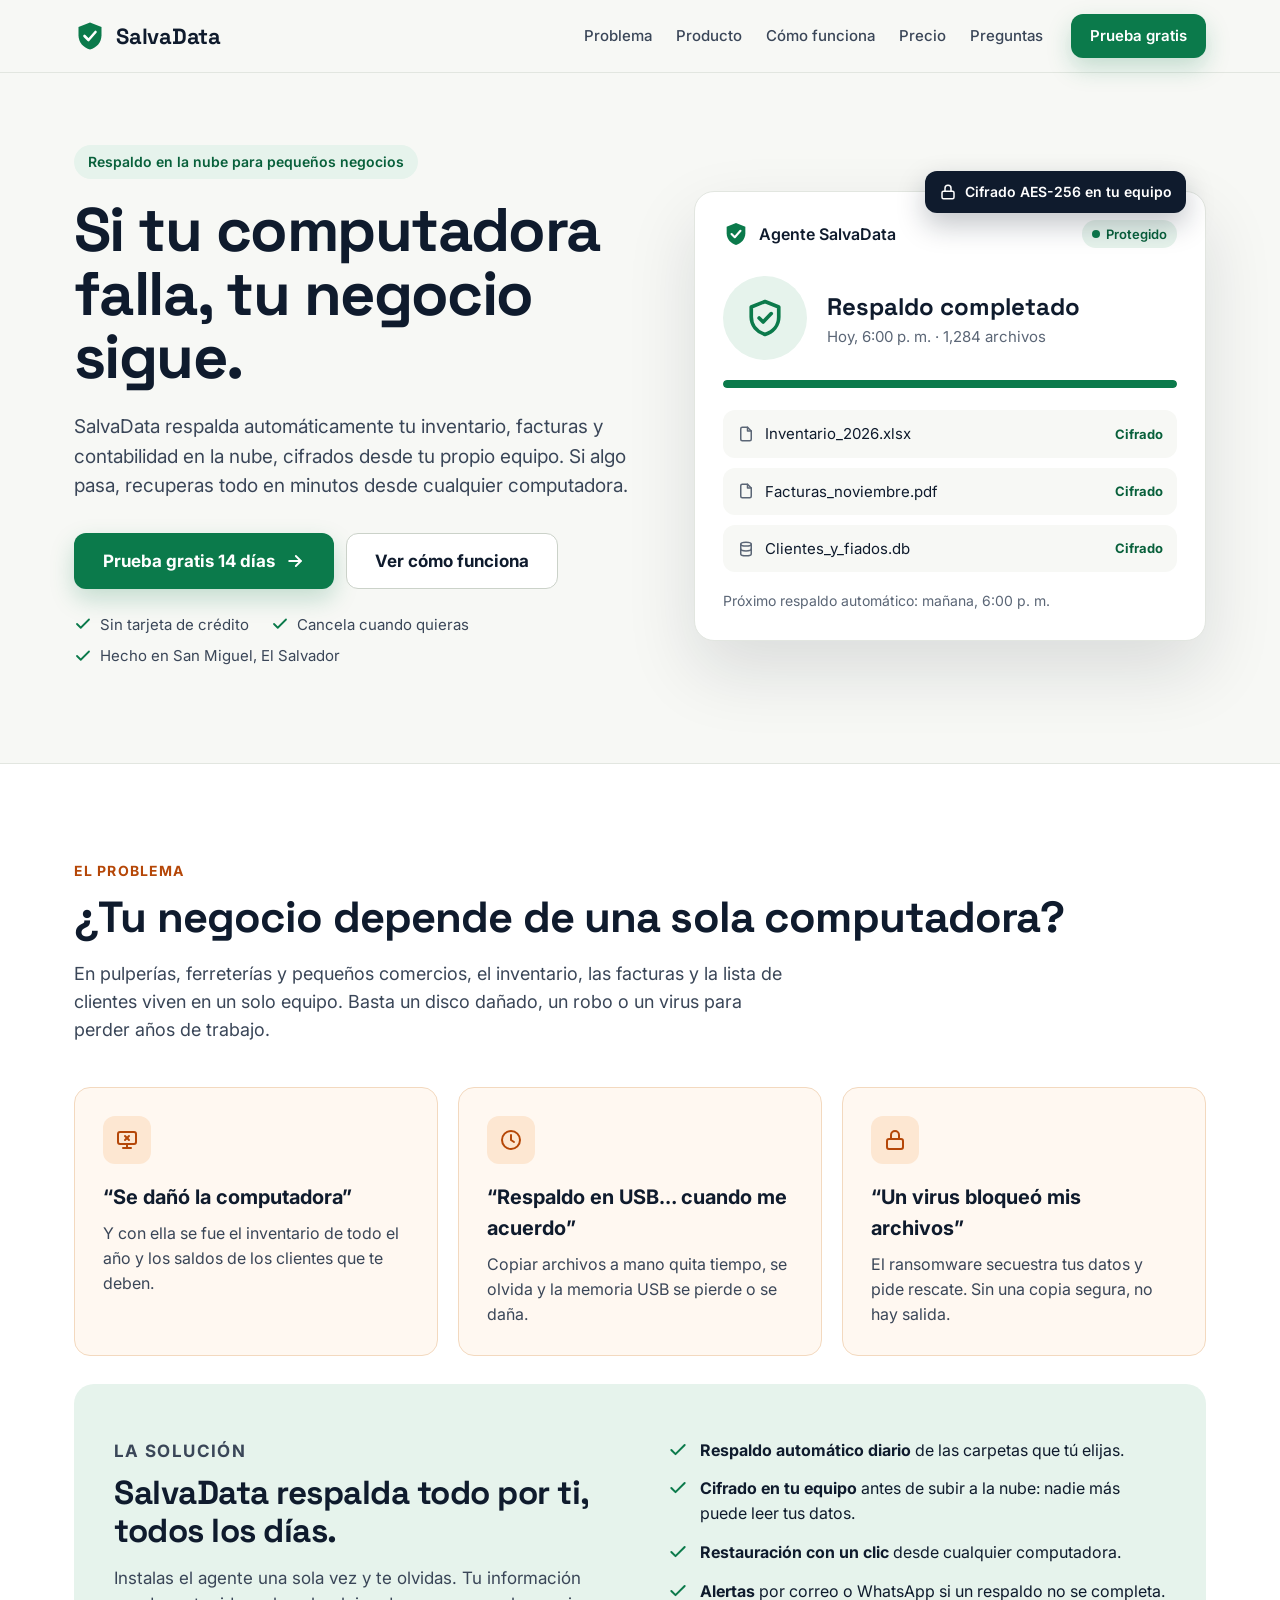
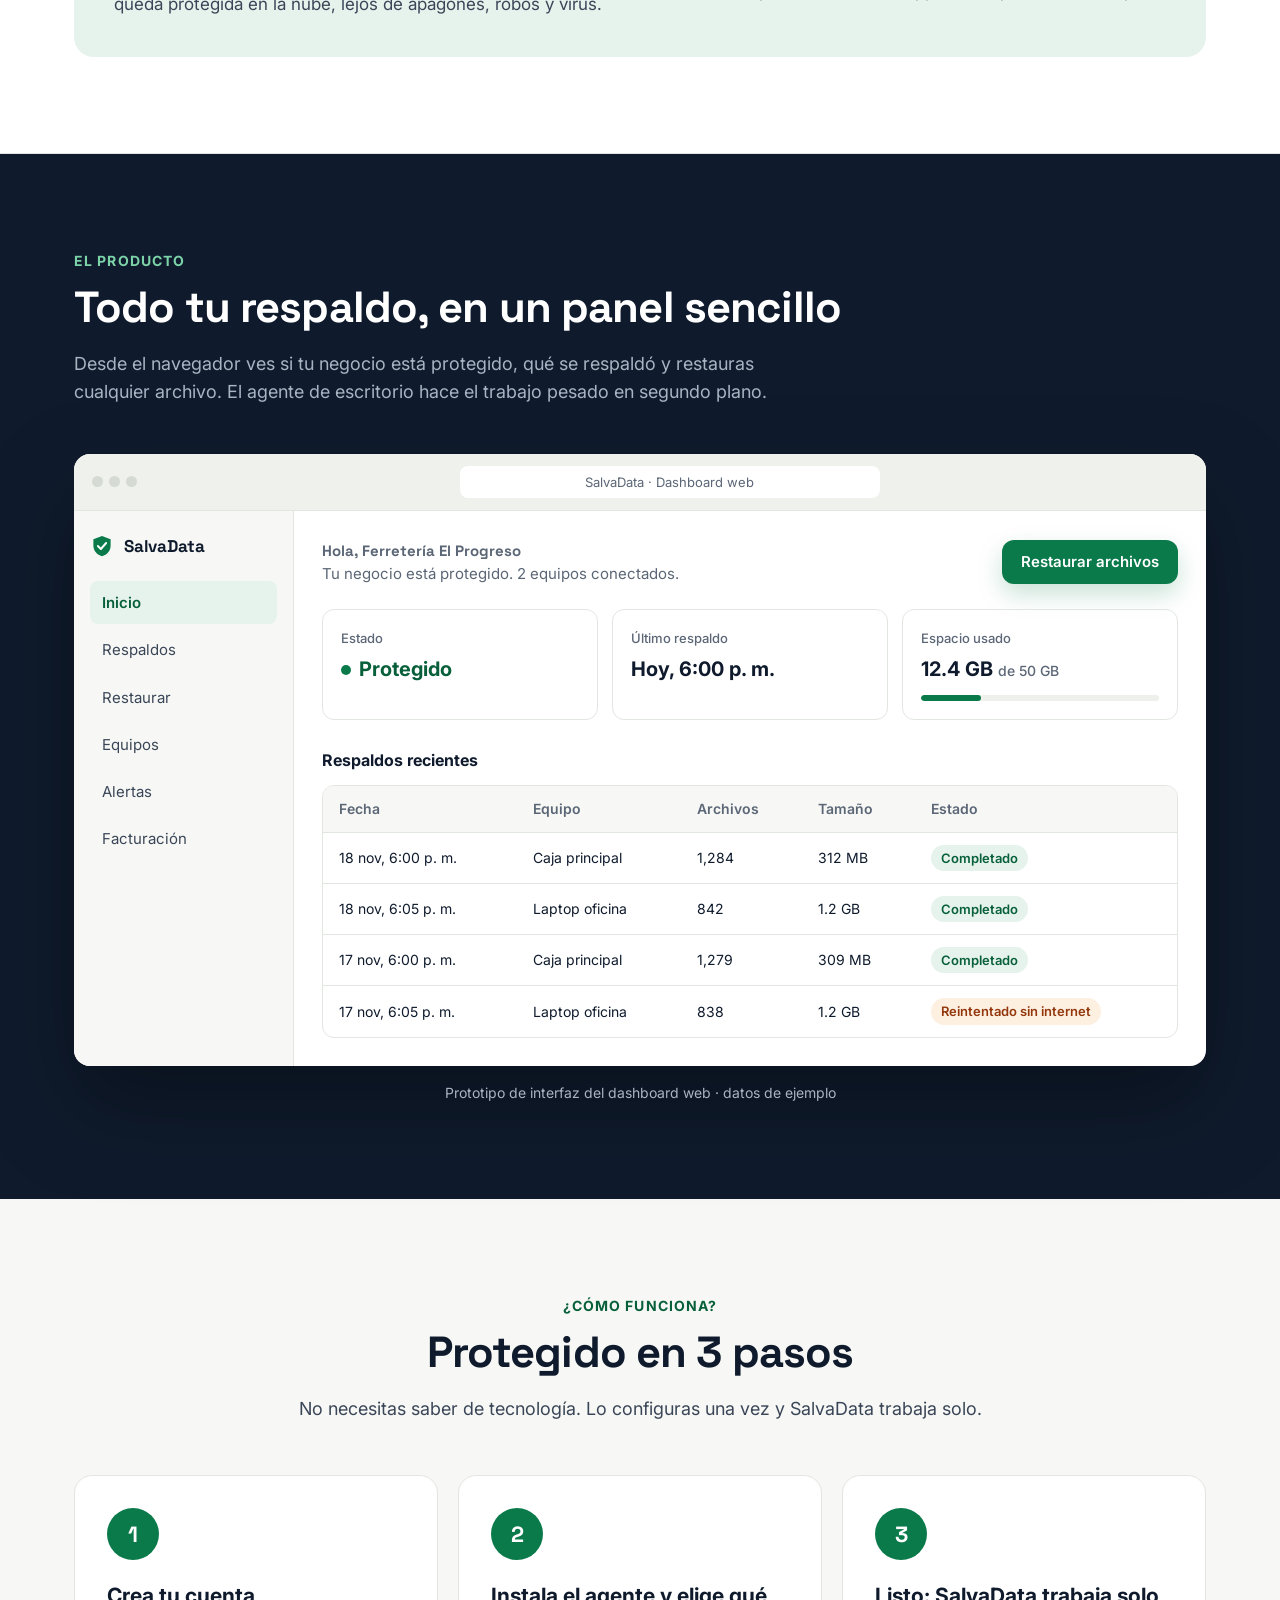
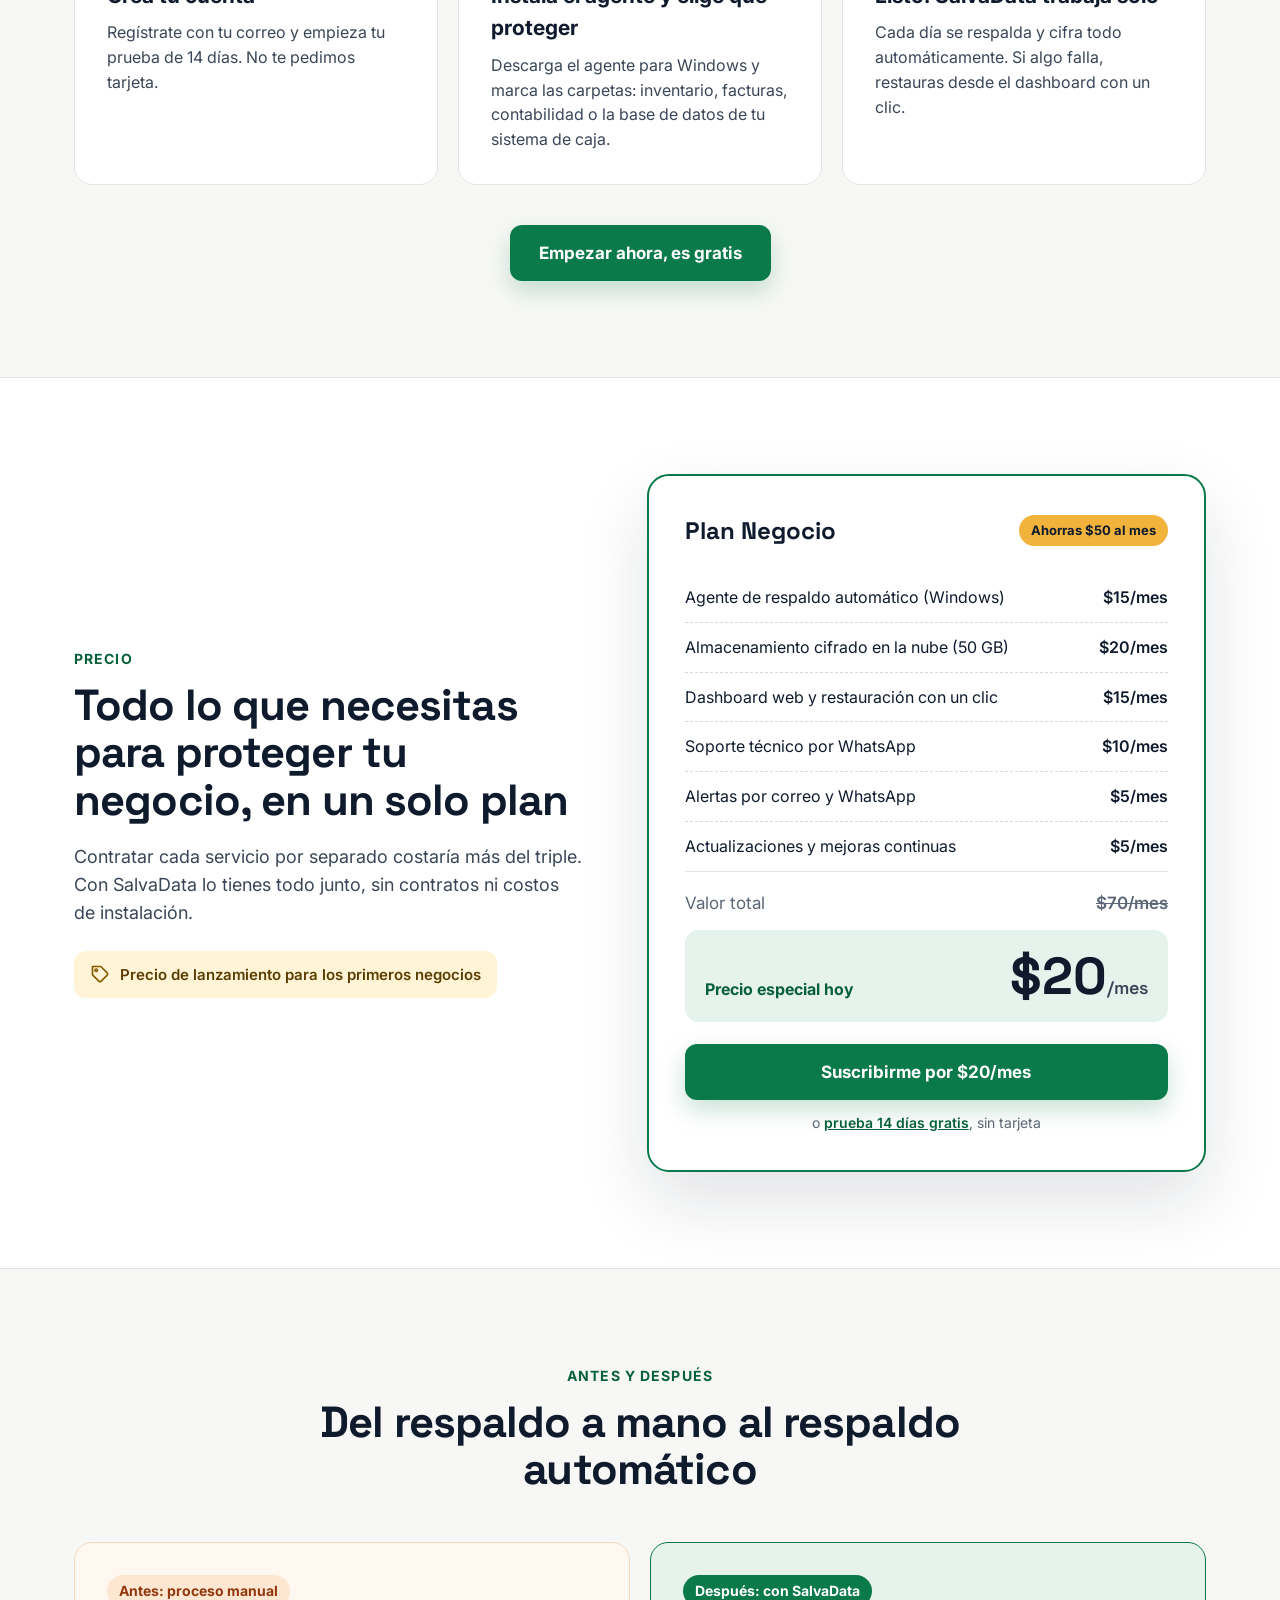
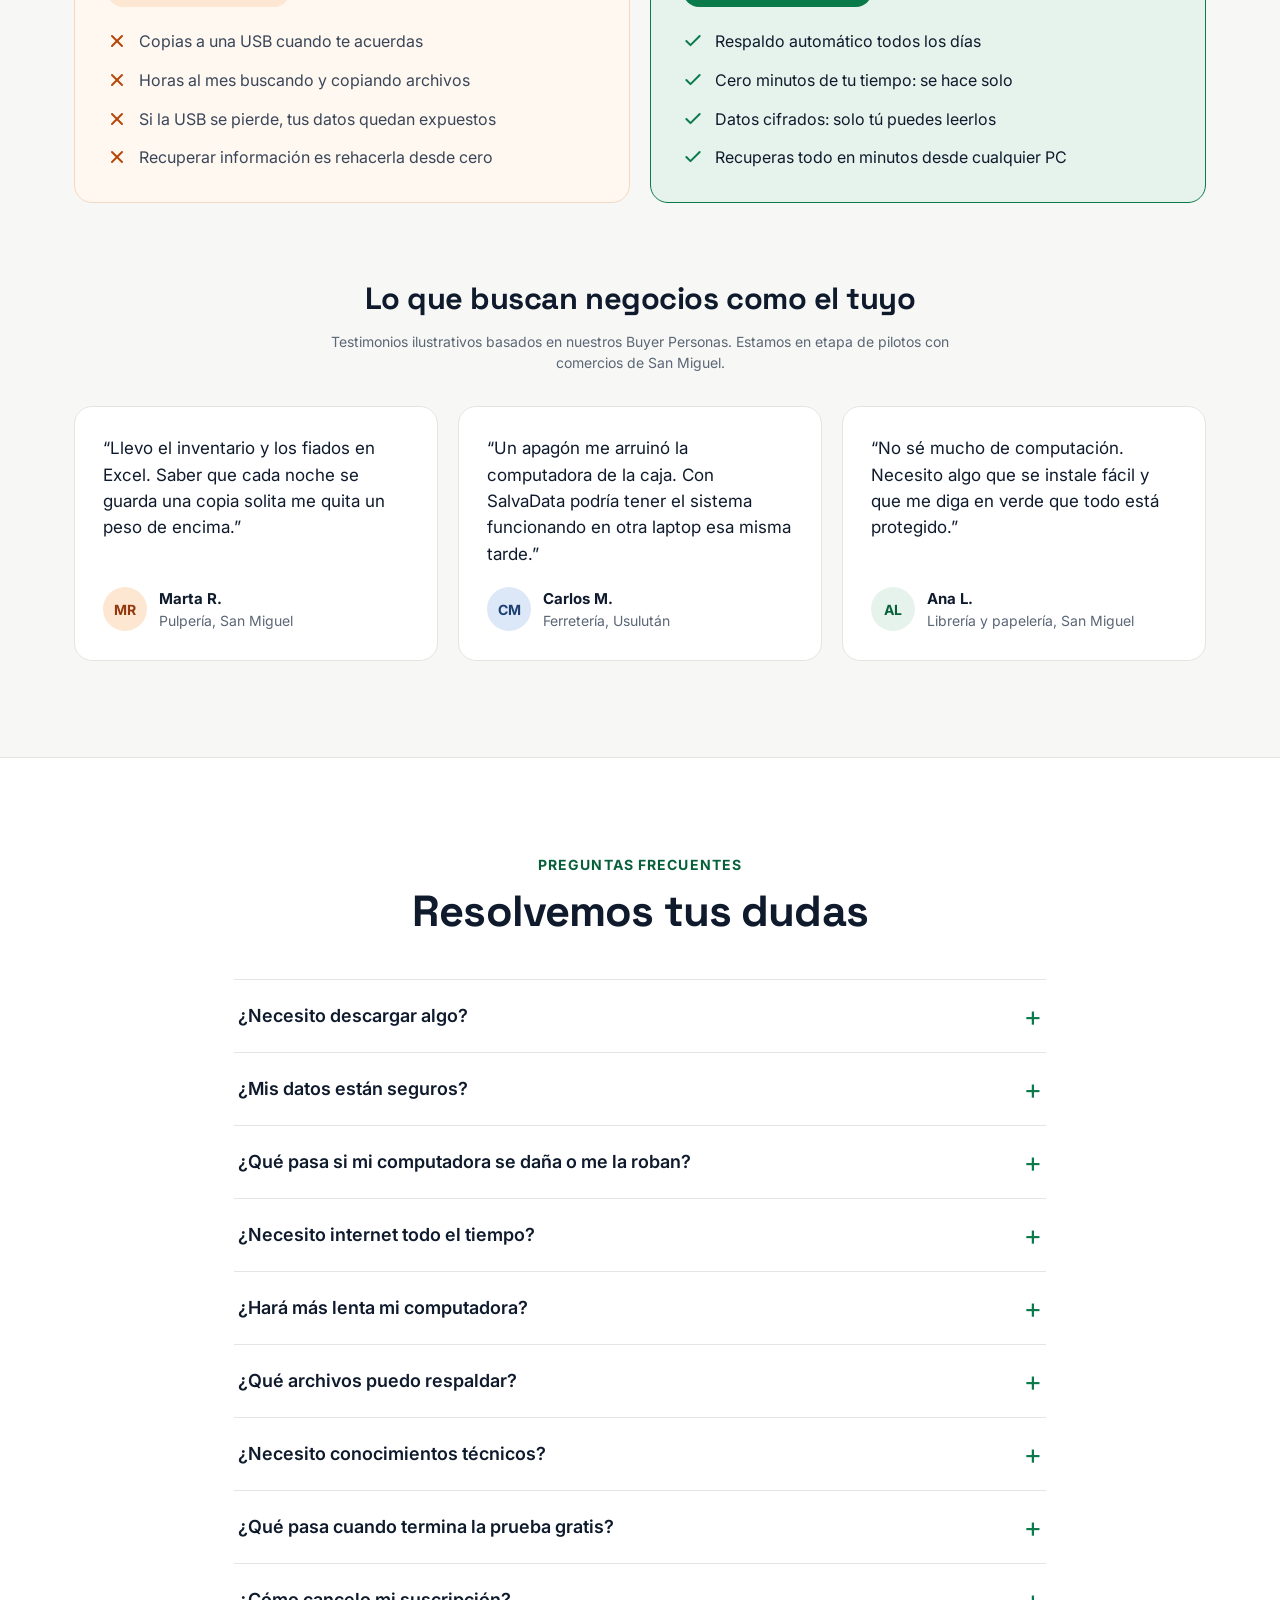
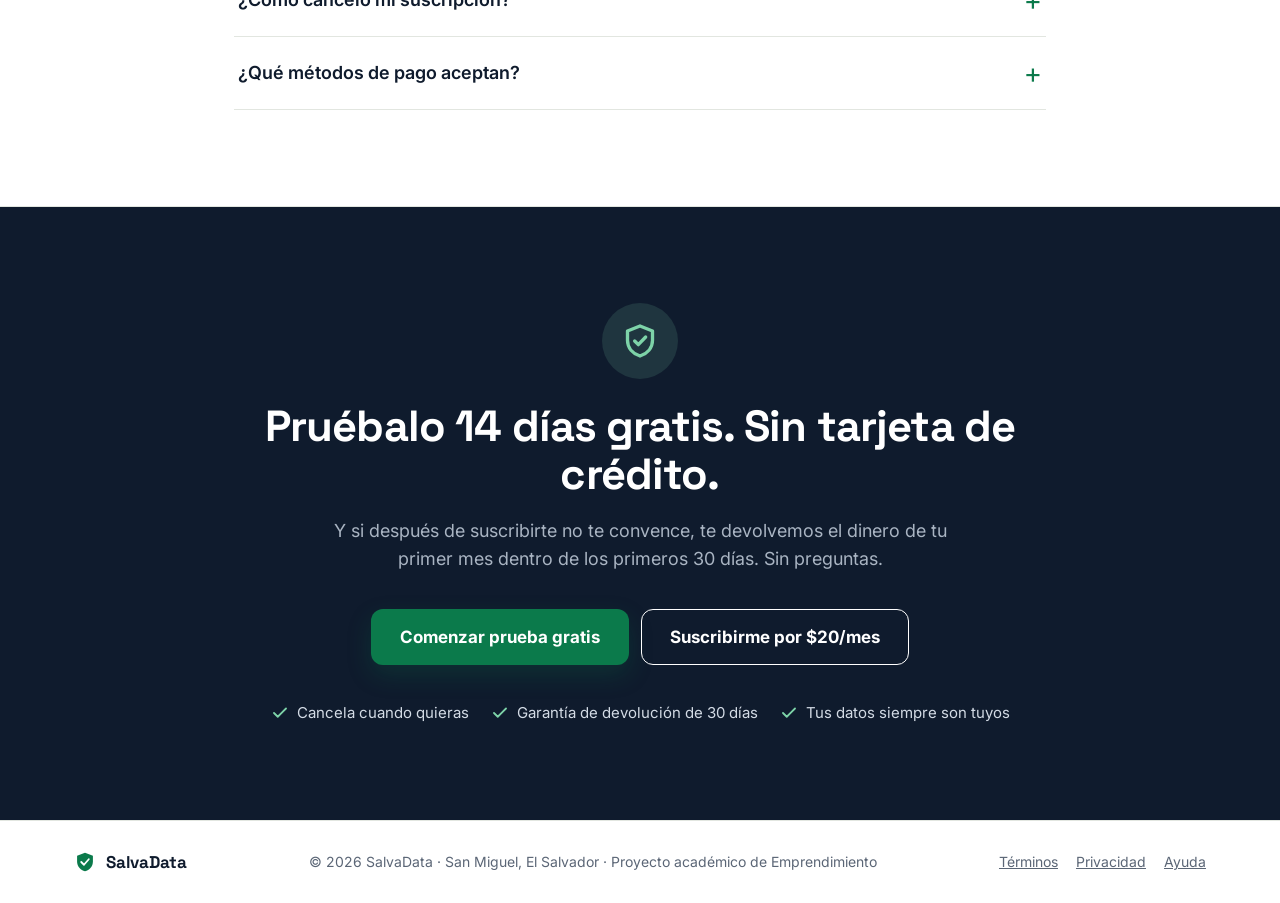
<file: salvadata-web/index.html>
<!DOCTYPE html>
<html lang="es">
<head>
  <meta charset="UTF-8">
  <meta name="viewport" content="width=device-width, initial-scale=1.0">
  <title>SalvaData | Respaldo automático y cifrado para tu negocio</title>
  <meta name="description" content="SalvaData respalda automáticamente el inventario, las facturas y la contabilidad de tu negocio en la nube, cifrados desde tu equipo. Prueba gratis 14 días.">
  <link rel="preconnect" href="https://fonts.googleapis.com">
  <link rel="preconnect" href="https://fonts.gstatic.com" crossorigin>
  <link href="https://fonts.googleapis.com/css2?family=Inter:wght@400;500;600;700&family=Space+Grotesk:wght@500;600;700&display=swap" rel="stylesheet">
  <link rel="stylesheet" href="css/styles.css">
</head>
<body>

  <!-- Sprite de iconos (se reutilizan con <use href="#...">) -->
  <svg xmlns="http://www.w3.org/2000/svg" style="display:none">
    <symbol id="logo" viewBox="0 0 32 32"><path d="M16 2.5 4.5 7v8.2c0 7.2 4.9 12.4 11.5 14.3 6.6-1.9 11.5-7.1 11.5-14.3V7L16 2.5Z" fill="currentColor"/><path d="m10.5 16 4 4 7-8" fill="none" stroke="#fff" stroke-width="2.6" stroke-linecap="round" stroke-linejoin="round"/></symbol>
    <symbol id="i-check" viewBox="0 0 24 24" fill="none" stroke="currentColor" stroke-width="2.4" stroke-linecap="round" stroke-linejoin="round"><path d="M20 6 9 17l-5-5"/></symbol>
    <symbol id="i-x" viewBox="0 0 24 24" fill="none" stroke="currentColor" stroke-width="2.4" stroke-linecap="round"><path d="M18 6 6 18"/><path d="m6 6 12 12"/></symbol>
    <symbol id="i-arrow" viewBox="0 0 24 24" fill="none" stroke="currentColor" stroke-width="2.2" stroke-linecap="round" stroke-linejoin="round"><path d="M5 12h14"/><path d="m13 6 6 6-6 6"/></symbol>
    <symbol id="i-lock" viewBox="0 0 24 24" fill="none" stroke="currentColor" stroke-width="2" stroke-linecap="round" stroke-linejoin="round"><rect x="4" y="11" width="16" height="10" rx="2"/><path d="M8 11V7a4 4 0 0 1 8 0v4"/></symbol>
    <symbol id="i-shield" viewBox="0 0 24 24" fill="none" stroke="currentColor" stroke-width="2" stroke-linecap="round" stroke-linejoin="round"><path d="M12 3 4.5 6v5.5c0 4.7 3.2 8.1 7.5 9.5 4.3-1.4 7.5-4.8 7.5-9.5V6L12 3Z"/><path d="m8.8 12 2.2 2.2 4.4-4.6"/></symbol>
    <symbol id="i-file" viewBox="0 0 24 24" fill="none" stroke="currentColor" stroke-width="2" stroke-linecap="round" stroke-linejoin="round"><path d="M14 3H7a2 2 0 0 0-2 2v14a2 2 0 0 0 2 2h10a2 2 0 0 0 2-2V8l-5-5Z"/><path d="M14 3v5h5"/></symbol>
    <symbol id="i-db" viewBox="0 0 24 24" fill="none" stroke="currentColor" stroke-width="2" stroke-linecap="round" stroke-linejoin="round"><ellipse cx="12" cy="5.5" rx="7" ry="2.5"/><path d="M5 5.5v13c0 1.4 3.1 2.5 7 2.5s7-1.1 7-2.5v-13"/><path d="M5 12c0 1.4 3.1 2.5 7 2.5s7-1.1 7-2.5"/></symbol>
    <symbol id="i-monitor-x" viewBox="0 0 24 24" fill="none" stroke="currentColor" stroke-width="2" stroke-linecap="round" stroke-linejoin="round"><rect x="3" y="4" width="18" height="12" rx="2"/><path d="M8 20h8"/><path d="M12 16v4"/><path d="m10 8 4 4"/><path d="m14 8-4 4"/></symbol>
    <symbol id="i-clock" viewBox="0 0 24 24" fill="none" stroke="currentColor" stroke-width="2" stroke-linecap="round" stroke-linejoin="round"><circle cx="12" cy="12" r="9"/><path d="M12 7v5l3 2"/></symbol>
    <symbol id="i-tag" viewBox="0 0 24 24" fill="none" stroke="currentColor" stroke-width="2" stroke-linecap="round" stroke-linejoin="round"><path d="M20.6 13.4 13.4 20.6a2 2 0 0 1-2.8 0L3 13V3h10l7.6 7.6a2 2 0 0 1 0 2.8Z"/><circle cx="7.5" cy="7.5" r="1.5"/></symbol>
    <symbol id="i-menu" viewBox="0 0 24 24" fill="none" stroke="currentColor" stroke-width="2" stroke-linecap="round"><path d="M4 7h16"/><path d="M4 12h16"/><path d="M4 17h16"/></symbol>
  </svg>

  <!-- ===================== ENCABEZADO ===================== -->
  <header class="site-header">
    <div class="container">
      <a href="#inicio" class="logo" aria-label="SalvaData, ir al inicio">
        <svg class="logo-mark" aria-hidden="true"><use href="#logo"/></svg>
        <span>SalvaData</span>
      </a>
      <button class="nav-toggle" type="button" aria-label="Abrir menú" aria-expanded="false" aria-controls="menu">
        <svg class="icon" aria-hidden="true"><use href="#i-menu"/></svg>
      </button>
      <nav class="nav" id="menu" aria-label="Secciones">
        <div class="nav__links">
          <a href="#problema">Problema</a>
          <a href="#producto">Producto</a>
          <a href="#como-funciona">Cómo funciona</a>
          <a href="#precio">Precio</a>
          <a href="#faq">Preguntas</a>
        </div>
        <a href="checkout.html?plan=prueba" class="btn btn--primary btn--sm">Prueba gratis</a>
      </nav>
    </div>
  </header>

  <main>

    <!-- ===================== 1. HERO ===================== -->
    <section class="hero" id="inicio">
      <div class="container">
        <div>
          <p class="pill">Respaldo en la nube para pequeños negocios</p>
          <h1>Si tu computadora falla, tu negocio sigue.</h1>
          <p class="hero__sub">SalvaData respalda automáticamente tu inventario, facturas y contabilidad en la nube, cifrados desde tu propio equipo. Si algo pasa, recuperas todo en minutos desde cualquier computadora.</p>
          <div class="hero__actions">
            <a href="checkout.html?plan=prueba" class="btn btn--primary btn--lg">
              Prueba gratis 14 días
              <svg class="icon" aria-hidden="true"><use href="#i-arrow"/></svg>
            </a>
            <a href="#como-funciona" class="btn btn--outline btn--lg">Ver cómo funciona</a>
          </div>
          <ul class="inline-checks">
            <li><svg class="icon" aria-hidden="true"><use href="#i-check"/></svg>Sin tarjeta de crédito</li>
            <li><svg class="icon" aria-hidden="true"><use href="#i-check"/></svg>Cancela cuando quieras</li>
            <li><svg class="icon" aria-hidden="true"><use href="#i-check"/></svg>Hecho en San Miguel, El Salvador</li>
          </ul>
        </div>

        <!-- Imagen representativa: el agente de escritorio terminando un respaldo -->
        <div class="hero-visual" role="img" aria-label="Ventana del agente SalvaData mostrando un respaldo cifrado completado">
          <div class="hero-visual__badge" aria-hidden="true">
            <svg class="icon" aria-hidden="true"><use href="#i-lock"/></svg>Cifrado AES-256 en tu equipo
          </div>
          <div class="agent-card" aria-hidden="true">
            <div class="agent-card__top">
              <div class="agent-card__brand">
                <svg class="logo-mark"><use href="#logo"/></svg>Agente SalvaData
              </div>
              <span class="status">Protegido</span>
            </div>
            <div class="agent-card__main">
              <div class="shield-circle"><svg><use href="#i-shield"/></svg></div>
              <div>
                <p class="agent-card__title">Respaldo completado</p>
                <p class="agent-card__meta">Hoy, 6:00 p. m. · 1,284 archivos</p>
              </div>
            </div>
            <div class="progress progress--full"><span></span></div>
            <ul class="file-list">
              <li><span><svg class="icon"><use href="#i-file"/></svg>Inventario_2026.xlsx</span><strong>Cifrado</strong></li>
              <li><span><svg class="icon"><use href="#i-file"/></svg>Facturas_noviembre.pdf</span><strong>Cifrado</strong></li>
              <li><span><svg class="icon"><use href="#i-db"/></svg>Clientes_y_fiados.db</span><strong>Cifrado</strong></li>
            </ul>
            <p class="agent-card__foot">Próximo respaldo automático: mañana, 6:00 p. m.</p>
          </div>
        </div>
      </div>
    </section>

    <!-- ===================== 2. PROBLEMA Y SOLUCIÓN ===================== -->
    <section class="section section--white" id="problema">
      <div class="container">
        <p class="eyebrow eyebrow--warn">El problema</p>
        <h2 class="section-title">¿Tu negocio depende de una sola computadora?</h2>
        <p class="section-lead">En pulperías, ferreterías y pequeños comercios, el inventario, las facturas y la lista de clientes viven en un solo equipo. Basta un disco dañado, un robo o un virus para perder años de trabajo.</p>

        <div class="grid-3 problem-grid">
          <article class="pain-card">
            <div class="pain-card__icon"><svg class="icon" aria-hidden="true"><use href="#i-monitor-x"/></svg></div>
            <h3>“Se dañó la computadora”</h3>
            <p>Y con ella se fue el inventario de todo el año y los saldos de los clientes que te deben.</p>
          </article>
          <article class="pain-card">
            <div class="pain-card__icon"><svg class="icon" aria-hidden="true"><use href="#i-clock"/></svg></div>
            <h3>“Respaldo en USB… cuando me acuerdo”</h3>
            <p>Copiar archivos a mano quita tiempo, se olvida y la memoria USB se pierde o se daña.</p>
          </article>
          <article class="pain-card">
            <div class="pain-card__icon"><svg class="icon" aria-hidden="true"><use href="#i-lock"/></svg></div>
            <h3>“Un virus bloqueó mis archivos”</h3>
            <p>El ransomware secuestra tus datos y pide rescate. Sin una copia segura, no hay salida.</p>
          </article>
        </div>

        <div class="solution">
          <div>
            <p class="eyebrow">La solución</p>
            <h3>SalvaData respalda todo por ti, todos los días.</h3>
            <p>Instalas el agente una sola vez y te olvidas. Tu información queda protegida en la nube, lejos de apagones, robos y virus.</p>
          </div>
          <ul class="check-list">
            <li><svg class="icon" aria-hidden="true"><use href="#i-check"/></svg><span><strong>Respaldo automático diario</strong> de las carpetas que tú elijas.</span></li>
            <li><svg class="icon" aria-hidden="true"><use href="#i-check"/></svg><span><strong>Cifrado en tu equipo</strong> antes de subir a la nube: nadie más puede leer tus datos.</span></li>
            <li><svg class="icon" aria-hidden="true"><use href="#i-check"/></svg><span><strong>Restauración con un clic</strong> desde cualquier computadora.</span></li>
            <li><svg class="icon" aria-hidden="true"><use href="#i-check"/></svg><span><strong>Alertas</strong> por correo o WhatsApp si un respaldo no se completa.</span></li>
          </ul>
        </div>
      </div>
    </section>

    <!-- ===================== 3. MOCKUP DEL PRODUCTO ===================== -->
    <section class="section section--dark" id="producto">
      <div class="container">
        <p class="eyebrow eyebrow--light">El producto</p>
        <h2 class="section-title">Todo tu respaldo, en un panel sencillo</h2>
        <p class="section-lead">Desde el navegador ves si tu negocio está protegido, qué se respaldó y restauras cualquier archivo. El agente de escritorio hace el trabajo pesado en segundo plano.</p>

        <div class="browser">
          <div class="browser__bar">
            <div class="browser__dots" aria-hidden="true"><span></span><span></span><span></span></div>
            <div class="browser__url">SalvaData · Dashboard web</div>
          </div>
          <div class="dash">
            <aside class="dash__side">
              <div class="logo">
                <svg class="logo-mark" aria-hidden="true"><use href="#logo"/></svg><span>SalvaData</span>
              </div>
              <ul class="dash__menu">
                <li class="is-active">Inicio</li>
                <li>Respaldos</li>
                <li>Restaurar</li>
                <li>Equipos</li>
                <li>Alertas</li>
                <li>Facturación</li>
              </ul>
            </aside>
            <div class="dash__main">
              <div class="dash__head">
                <div>
                  <p class="dash__hello">Hola, Ferretería El Progreso</p>
                  <p>Tu negocio está protegido. 2 equipos conectados.</p>
                </div>
                <button type="button" class="btn btn--primary btn--sm">Restaurar archivos</button>
              </div>
              <div class="stats">
                <div class="stat">
                  <p class="stat__label">Estado</p>
                  <p class="stat__value stat__value--ok">Protegido</p>
                </div>
                <div class="stat">
                  <p class="stat__label">Último respaldo</p>
                  <p class="stat__value">Hoy, 6:00 p. m.</p>
                </div>
                <div class="stat">
                  <p class="stat__label">Espacio usado</p>
                  <p class="stat__value">12.4 GB <small>de 50 GB</small></p>
                  <div class="progress"><span style="width: 25%"></span></div>
                </div>
              </div>
              <p class="table-title">Respaldos recientes</p>
              <div class="table-wrap">
                <table>
                  <thead>
                    <tr><th scope="col">Fecha</th><th scope="col">Equipo</th><th scope="col">Archivos</th><th scope="col">Tamaño</th><th scope="col">Estado</th></tr>
                  </thead>
                  <tbody>
                    <tr><td>18 nov, 6:00 p. m.</td><td>Caja principal</td><td>1,284</td><td>312 MB</td><td><span class="tag">Completado</span></td></tr>
                    <tr><td>18 nov, 6:05 p. m.</td><td>Laptop oficina</td><td>842</td><td>1.2 GB</td><td><span class="tag">Completado</span></td></tr>
                    <tr><td>17 nov, 6:00 p. m.</td><td>Caja principal</td><td>1,279</td><td>309 MB</td><td><span class="tag">Completado</span></td></tr>
                    <tr><td>17 nov, 6:05 p. m.</td><td>Laptop oficina</td><td>838</td><td>1.2 GB</td><td><span class="tag tag--warn">Reintentado sin internet</span></td></tr>
                  </tbody>
                </table>
              </div>
            </div>
          </div>
        </div>
        <p class="mockup-caption">Prototipo de interfaz del dashboard web · datos de ejemplo</p>
      </div>
    </section>

    <!-- ===================== 4. ¿CÓMO FUNCIONA? ===================== -->
    <section class="section" id="como-funciona">
      <div class="container">
        <div class="section-head--center">
          <p class="eyebrow">¿Cómo funciona?</p>
          <h2 class="section-title">Protegido en 3 pasos</h2>
          <p class="section-lead">No necesitas saber de tecnología. Lo configuras una vez y SalvaData trabaja solo.</p>
        </div>
        <ol class="grid-3 steps">
          <li class="step">
            <div class="step__num" aria-hidden="true">1</div>
            <h3>Crea tu cuenta</h3>
            <p>Regístrate con tu correo y empieza tu prueba de 14 días. No te pedimos tarjeta.</p>
          </li>
          <li class="step">
            <div class="step__num" aria-hidden="true">2</div>
            <h3>Instala el agente y elige qué proteger</h3>
            <p>Descarga el agente para Windows y marca las carpetas: inventario, facturas, contabilidad o la base de datos de tu sistema de caja.</p>
          </li>
          <li class="step">
            <div class="step__num" aria-hidden="true">3</div>
            <h3>Listo: SalvaData trabaja solo</h3>
            <p>Cada día se respalda y cifra todo automáticamente. Si algo falla, restauras desde el dashboard con un clic.</p>
          </li>
        </ol>
        <div class="center-cta">
          <a href="checkout.html?plan=prueba" class="btn btn--primary btn--lg">Empezar ahora, es gratis</a>
        </div>
      </div>
    </section>

    <!-- ===================== 5. DESGLOSE DE VALOR ===================== -->
    <section class="section section--white" id="precio">
      <div class="container pricing">
        <div>
          <p class="eyebrow">Precio</p>
          <h2 class="section-title">Todo lo que necesitas para proteger tu negocio, en un solo plan</h2>
          <p class="section-lead">Contratar cada servicio por separado costaría más del triple. Con SalvaData lo tienes todo junto, sin contratos ni costos de instalación.</p>
          <p class="promo-note"><svg class="icon" aria-hidden="true"><use href="#i-tag"/></svg>Precio de lanzamiento para los primeros negocios</p>
        </div>

        <div class="price-card">
          <div class="price-card__head">
            <p class="price-card__name">Plan Negocio</p>
            <span class="badge-gold">Ahorras $50 al mes</span>
          </div>
          <ul class="value-list">
            <li><span>Agente de respaldo automático (Windows)</span><span>$15/mes</span></li>
            <li><span>Almacenamiento cifrado en la nube (50 GB)</span><span>$20/mes</span></li>
            <li><span>Dashboard web y restauración con un clic</span><span>$15/mes</span></li>
            <li><span>Soporte técnico por WhatsApp</span><span>$10/mes</span></li>
            <li><span>Alertas por correo y WhatsApp</span><span>$5/mes</span></li>
            <li><span>Actualizaciones y mejoras continuas</span><span>$5/mes</span></li>
          </ul>
          <div class="value-total"><span>Valor total</span><s>$70/mes</s></div>
          <div class="price-today">
            <span class="price-today__label">Precio especial hoy</span>
            <span class="price-today__amount">$20<small>/mes</small></span>
          </div>
          <a href="checkout.html?plan=mensual" class="btn btn--primary btn--lg btn--block">Suscribirme por $20/mes</a>
          <p class="price-alt">o <a href="checkout.html?plan=prueba">prueba 14 días gratis</a>, sin tarjeta</p>
        </div>
      </div>
    </section>

    <!-- ===================== 6. PRUEBA SOCIAL ===================== -->
    <section class="section" id="testimonios">
      <div class="container">
        <div class="section-head--center">
          <p class="eyebrow">Antes y después</p>
          <h2 class="section-title">Del respaldo a mano al respaldo automático</h2>
        </div>

        <div class="grid-2 compare">
          <div class="compare__col compare__col--before">
            <p class="compare__label">Antes: proceso manual</p>
            <ul class="check-list">
              <li><svg class="icon" aria-hidden="true"><use href="#i-x"/></svg>Copias a una USB cuando te acuerdas</li>
              <li><svg class="icon" aria-hidden="true"><use href="#i-x"/></svg>Horas al mes buscando y copiando archivos</li>
              <li><svg class="icon" aria-hidden="true"><use href="#i-x"/></svg>Si la USB se pierde, tus datos quedan expuestos</li>
              <li><svg class="icon" aria-hidden="true"><use href="#i-x"/></svg>Recuperar información es rehacerla desde cero</li>
            </ul>
          </div>
          <div class="compare__col compare__col--after">
            <p class="compare__label">Después: con SalvaData</p>
            <ul class="check-list">
              <li><svg class="icon" aria-hidden="true"><use href="#i-check"/></svg>Respaldo automático todos los días</li>
              <li><svg class="icon" aria-hidden="true"><use href="#i-check"/></svg>Cero minutos de tu tiempo: se hace solo</li>
              <li><svg class="icon" aria-hidden="true"><use href="#i-check"/></svg>Datos cifrados: solo tú puedes leerlos</li>
              <li><svg class="icon" aria-hidden="true"><use href="#i-check"/></svg>Recuperas todo en minutos desde cualquier PC</li>
            </ul>
          </div>
        </div>

        <h3 class="testimonials-title">Lo que buscan negocios como el tuyo</h3>
        <p class="testimonials-note">Testimonios ilustrativos basados en nuestros Buyer Personas. Estamos en etapa de pilotos con comercios de San Miguel.</p>
        <div class="grid-3 testimonials">
          <figure class="testimonial">
            <blockquote>“Llevo el inventario y los fiados en Excel. Saber que cada noche se guarda una copia solita me quita un peso de encima.”</blockquote>
            <figcaption><span class="avatar avatar--1" aria-hidden="true">MR</span><span><strong>Marta R.</strong>Pulpería, San Miguel</span></figcaption>
          </figure>
          <figure class="testimonial">
            <blockquote>“Un apagón me arruinó la computadora de la caja. Con SalvaData podría tener el sistema funcionando en otra laptop esa misma tarde.”</blockquote>
            <figcaption><span class="avatar avatar--2" aria-hidden="true">CM</span><span><strong>Carlos M.</strong>Ferretería, Usulután</span></figcaption>
          </figure>
          <figure class="testimonial">
            <blockquote>“No sé mucho de computación. Necesito algo que se instale fácil y que me diga en verde que todo está protegido.”</blockquote>
            <figcaption><span class="avatar avatar--3" aria-hidden="true">AL</span><span><strong>Ana L.</strong>Librería y papelería, San Miguel</span></figcaption>
          </figure>
        </div>
      </div>
    </section>

    <!-- ===================== 7. PREGUNTAS FRECUENTES ===================== -->
    <section class="section section--white" id="faq">
      <div class="container faq">
        <div class="section-head--center">
          <p class="eyebrow">Preguntas frecuentes</p>
          <h2 class="section-title">Resolvemos tus dudas</h2>
        </div>
        <div class="faq__list">
          <details>
            <summary>¿Necesito descargar algo?</summary>
            <p>Solo un agente ligero para Windows, que se instala en minutos y trabaja en segundo plano. Todo lo demás —ver tus respaldos, restaurar archivos y administrar tu cuenta— lo haces desde el dashboard web, sin instalar nada más.</p>
          </details>
          <details>
            <summary>¿Mis datos están seguros?</summary>
            <p>Sí. Tus archivos se cifran con AES-256 en tu propia computadora antes de salir a internet y viajan por una conexión protegida con SSL/TLS. Se guardan en servidores de nube profesionales (AWS o DigitalOcean) y ni siquiera nuestro equipo puede leer su contenido.</p>
          </details>
          <details>
            <summary>¿Qué pasa si mi computadora se daña o me la roban?</summary>
            <p>Tus respaldos siguen intactos en la nube. Instalas el agente en otra computadora, inicias sesión y restauras tus archivos desde el dashboard con un clic.</p>
          </details>
          <details>
            <summary>¿Necesito internet todo el tiempo?</summary>
            <p>No. El agente respalda cuando hay conexión; si se va el internet, espera y retoma automáticamente cuando vuelve.</p>
          </details>
          <details>
            <summary>¿Hará más lenta mi computadora?</summary>
            <p>No deberías notarlo. Después del primer respaldo, el agente solo sube los cambios, y puedes programarlo en horas de poco movimiento, como al cerrar el negocio.</p>
          </details>
          <details>
            <summary>¿Qué archivos puedo respaldar?</summary>
            <p>Las carpetas que tú elijas: hojas de Excel, facturas en PDF, documentos de Word, fotos y la base de datos de tu sistema de caja o facturación. El plan incluye 50 GB de almacenamiento.</p>
          </details>
          <details>
            <summary>¿Necesito conocimientos técnicos?</summary>
            <p>No. La instalación es guiada paso a paso y, si te trabas, te ayudamos por WhatsApp.</p>
          </details>
          <details>
            <summary>¿Qué pasa cuando termina la prueba gratis?</summary>
            <p>Te avisamos antes de que termine. Si quieres seguir, eliges tu método de pago; si no, tu cuenta se pausa y no se te cobra nada.</p>
          </details>
          <details>
            <summary>¿Cómo cancelo mi suscripción?</summary>
            <p>Desde el dashboard, en Facturación › Cancelar plan. Sin llamadas ni penalizaciones, y puedes descargar todos tus respaldos antes de irte.</p>
          </details>
          <details>
            <summary>¿Qué métodos de pago aceptan?</summary>
            <p>Tarjetas de crédito y débito Visa, Mastercard, American Express y Diners Club, además de PayPal. Los pagos se procesan con una pasarela certificada y nunca guardamos los datos completos de tu tarjeta.</p>
          </details>
        </div>
      </div>
    </section>

    <!-- ===================== 8. GARANTÍA Y CTA FINAL ===================== -->
    <section class="section section--dark" id="garantia">
      <div class="container final-cta">
        <div class="final-cta__icon"><svg aria-hidden="true"><use href="#i-shield"/></svg></div>
        <h2 class="section-title">Pruébalo 14 días gratis. Sin tarjeta de crédito.</h2>
        <p class="section-lead">Y si después de suscribirte no te convence, te devolvemos el dinero de tu primer mes dentro de los primeros 30 días. Sin preguntas.</p>
        <div class="final-cta__actions">
          <a href="checkout.html?plan=prueba" class="btn btn--primary btn--lg">Comenzar prueba gratis</a>
          <a href="checkout.html?plan=mensual" class="btn btn--ghost-light btn--lg">Suscribirme por $20/mes</a>
        </div>
        <ul class="inline-checks">
          <li><svg class="icon" aria-hidden="true"><use href="#i-check"/></svg>Cancela cuando quieras</li>
          <li><svg class="icon" aria-hidden="true"><use href="#i-check"/></svg>Garantía de devolución de 30 días</li>
          <li><svg class="icon" aria-hidden="true"><use href="#i-check"/></svg>Tus datos siempre son tuyos</li>
        </ul>
      </div>
    </section>

  </main>

  <footer class="site-footer">
    <div class="container">
      <a href="#inicio" class="logo"><svg class="logo-mark" aria-hidden="true"><use href="#logo"/></svg><span>SalvaData</span></a>
      <p>© <span id="year">2026</span> SalvaData · San Miguel, El Salvador · Proyecto académico de Emprendimiento</p>
      <nav aria-label="Legal">
        <a href="#">Términos</a>
        <a href="#">Privacidad</a>
        <a href="#faq">Ayuda</a>
      </nav>
    </div>
  </footer>

  <script src="js/main.js"></script>
</body>
</html>
</file>
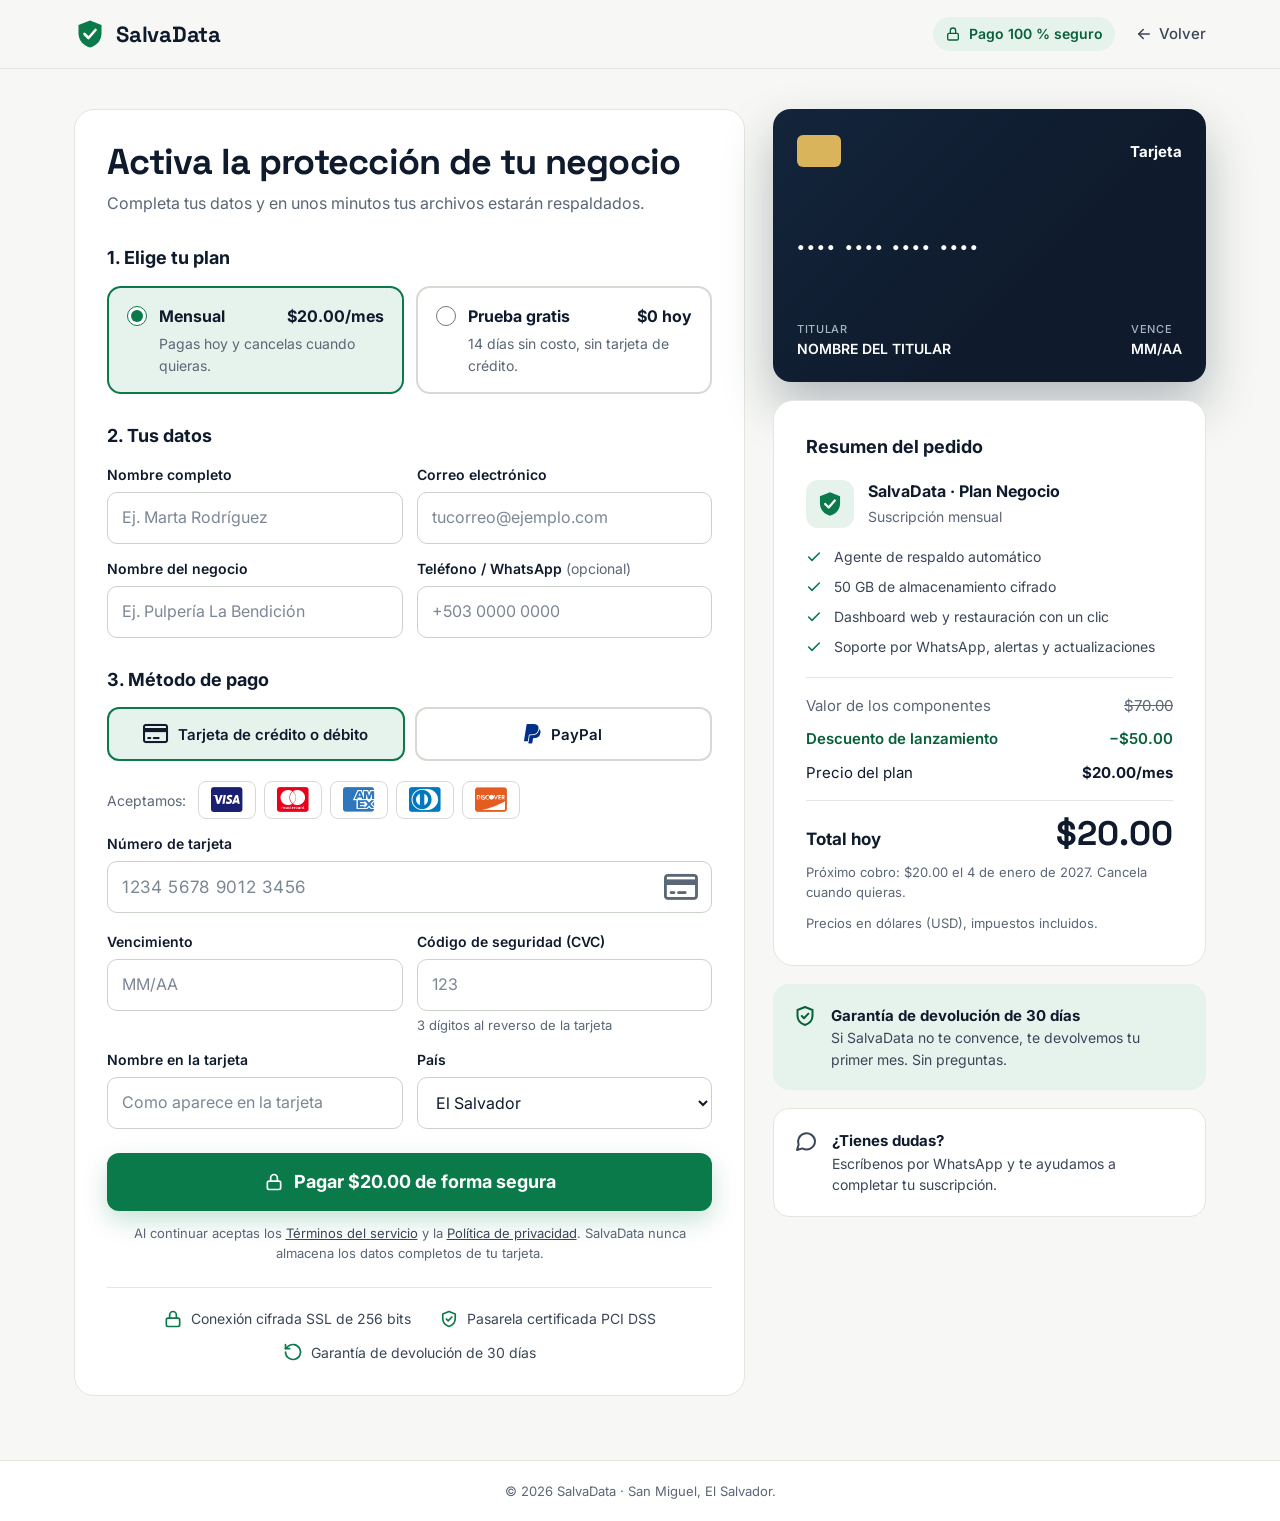
<file: salvadata-web/checkout.html>
<!doctype html>
<html lang="es">
  <head>
    <meta charset="UTF-8" />
    <meta name="viewport" content="width=device-width, initial-scale=1.0" />
    <title>Pago seguro | SalvaData</title>
    <meta name="robots" content="noindex" />
    <link rel="preconnect" href="https://fonts.googleapis.com" />
    <link rel="preconnect" href="https://fonts.gstatic.com" crossorigin />
    <link
      href="https://fonts.googleapis.com/css2?family=Inter:wght@400;500;600;700&family=Space+Grotesk:wght@500;600;700&display=swap"
      rel="stylesheet"
    />
    <!-- Font Awesome: logotipos de las marcas de tarjetas (Visa, Mastercard, Amex, Diners, Discover, PayPal) -->
    <link
      rel="stylesheet"
      href="https://cdnjs.cloudflare.com/ajax/libs/font-awesome/6.5.2/css/all.min.css"
      referrerpolicy="no-referrer"
    />
    <link rel="stylesheet" href="css/styles.css" />
  </head>
  <body>
    <svg xmlns="http://www.w3.org/2000/svg" style="display: none">
      <symbol id="logo" viewBox="0 0 32 32">
        <path
          d="M16 2.5 4.5 7v8.2c0 7.2 4.9 12.4 11.5 14.3 6.6-1.9 11.5-7.1 11.5-14.3V7L16 2.5Z"
          fill="currentColor"
        />
        <path
          d="m10.5 16 4 4 7-8"
          fill="none"
          stroke="#fff"
          stroke-width="2.6"
          stroke-linecap="round"
          stroke-linejoin="round"
        />
      </symbol>
      <symbol
        id="i-check"
        viewBox="0 0 24 24"
        fill="none"
        stroke="currentColor"
        stroke-width="2.4"
        stroke-linecap="round"
        stroke-linejoin="round"
      >
        <path d="M20 6 9 17l-5-5" />
      </symbol>
      <symbol
        id="i-lock"
        viewBox="0 0 24 24"
        fill="none"
        stroke="currentColor"
        stroke-width="2"
        stroke-linecap="round"
        stroke-linejoin="round"
      >
        <rect x="4" y="11" width="16" height="10" rx="2" />
        <path d="M8 11V7a4 4 0 0 1 8 0v4" />
      </symbol>
      <symbol
        id="i-shield"
        viewBox="0 0 24 24"
        fill="none"
        stroke="currentColor"
        stroke-width="2"
        stroke-linecap="round"
        stroke-linejoin="round"
      >
        <path
          d="M12 3 4.5 6v5.5c0 4.7 3.2 8.1 7.5 9.5 4.3-1.4 7.5-4.8 7.5-9.5V6L12 3Z"
        />
        <path d="m8.8 12 2.2 2.2 4.4-4.6" />
      </symbol>
      <symbol
        id="i-back"
        viewBox="0 0 24 24"
        fill="none"
        stroke="currentColor"
        stroke-width="2"
        stroke-linecap="round"
        stroke-linejoin="round"
      >
        <path d="M19 12H5" />
        <path d="m11 18-6-6 6-6" />
      </symbol>
      <symbol
        id="i-refresh"
        viewBox="0 0 24 24"
        fill="none"
        stroke="currentColor"
        stroke-width="2"
        stroke-linecap="round"
        stroke-linejoin="round"
      >
        <path d="M3 12a9 9 0 1 0 3-6.7L3 8" />
        <path d="M3 3v5h5" />
      </symbol>
      <symbol
        id="i-chat"
        viewBox="0 0 24 24"
        fill="none"
        stroke="currentColor"
        stroke-width="2"
        stroke-linecap="round"
        stroke-linejoin="round"
      >
        <path
          d="M21 12a8.5 8.5 0 0 1-12.6 7.4L3 21l1.6-5.2A8.5 8.5 0 1 1 21 12Z"
        />
      </symbol>
    </svg>

    <header class="site-header checkout-header">
      <div class="container">
        <a
          href="index.html"
          class="logo"
          aria-label="SalvaData, volver a la página principal"
        >
          <svg class="logo-mark" aria-hidden="true"><use href="#logo" /></svg>
          <span>SalvaData</span>
        </a>
        <div class="header-right">
          <span class="secure-pill"
            ><svg class="icon" aria-hidden="true"><use href="#i-lock" /></svg
            >Pago 100 % seguro</span
          >
          <a href="index.html" class="back-link"
            ><svg class="icon" aria-hidden="true"><use href="#i-back" /></svg
            >Volver</a
          >
        </div>
      </div>
    </header>

    <main class="checkout">
      <div class="container">
        <!-- ============ COLUMNA IZQUIERDA ============ -->
        <div>
          <form id="checkout-form" class="panel" novalidate>
            <h1>Activa la protección de tu negocio</h1>
            <p class="checkout__intro">
              Completa tus datos y en unos minutos tus archivos estarán
              respaldados.
            </p>

            <!-- 1. Plan -->
            <fieldset class="form-block">
              <legend>1. Elige tu plan</legend>
              <div class="plan-options">
                <label class="plan-option">
                  <input type="radio" name="plan" value="mensual" checked />
                  <span class="plan-option__body">
                    <span class="plan-option__top"
                      >Mensual <span>$20.00/mes</span></span
                    >
                    <span class="plan-option__desc"
                      >Pagas hoy y cancelas cuando quieras.</span
                    >
                  </span>
                </label>
                <label class="plan-option">
                  <input type="radio" name="plan" value="prueba" />
                  <span class="plan-option__body">
                    <span class="plan-option__top"
                      >Prueba gratis <span>$0 hoy</span></span
                    >
                    <span class="plan-option__desc"
                      >14 días sin costo, sin tarjeta de crédito.</span
                    >
                  </span>
                </label>
              </div>
            </fieldset>

            <!-- 2. Datos -->
            <fieldset class="form-block">
              <legend>2. Tus datos</legend>
              <div class="fields">
                <div class="field">
                  <label for="nombre">Nombre completo</label>
                  <input
                    id="nombre"
                    type="text"
                    autocomplete="name"
                    placeholder="Ej. Marta Rodríguez"
                  />
                </div>
                <div class="field">
                  <label for="correo">Correo electrónico</label>
                  <input
                    id="correo"
                    type="email"
                    autocomplete="email"
                    placeholder="tucorreo@ejemplo.com"
                  />
                </div>
                <div class="field">
                  <label for="negocio">Nombre del negocio</label>
                  <input
                    id="negocio"
                    type="text"
                    autocomplete="organization"
                    placeholder="Ej. Pulpería La Bendición"
                  />
                </div>
                <div class="field">
                  <label for="telefono"
                    >Teléfono / WhatsApp
                    <span style="font-weight: 400; color: var(--muted)"
                      >(opcional)</span
                    ></label
                  >
                  <input
                    id="telefono"
                    type="tel"
                    autocomplete="tel"
                    placeholder="+503 0000 0000"
                  />
                </div>
              </div>
            </fieldset>

            <!-- 3. Pago (solo plan mensual) -->
            <fieldset class="form-block" id="pago-block">
              <legend>3. Método de pago</legend>
              <div class="pay-tabs" role="tablist" aria-label="Método de pago">
                <button
                  type="button"
                  class="pay-tab"
                  role="tab"
                  id="tab-tarjeta"
                  aria-selected="true"
                  aria-controls="panel-tarjeta"
                  data-method="tarjeta"
                >
                  <i class="fa-regular fa-credit-card" aria-hidden="true"></i
                  >Tarjeta de crédito o débito
                </button>
                <button
                  type="button"
                  class="pay-tab"
                  role="tab"
                  id="tab-paypal"
                  aria-selected="false"
                  aria-controls="panel-paypal"
                  data-method="paypal"
                  tabindex="-1"
                >
                  <i
                    class="fa-brands fa-paypal"
                    aria-hidden="true"
                    style="color: #003087"
                  ></i
                  >PayPal
                </button>
              </div>

              <div
                id="panel-tarjeta"
                role="tabpanel"
                aria-labelledby="tab-tarjeta"
              >
                <div class="accepted">
                  <span class="accepted__label">Aceptamos:</span>
                  <div class="card-logos" id="card-logos">
                    <span class="card-logo" data-brand="visa" title="Visa"
                      ><i class="fa-brands fa-cc-visa" aria-hidden="true"></i
                      ><span class="sr-only">Visa</span></span
                    >
                    <span
                      class="card-logo"
                      data-brand="mastercard"
                      title="Mastercard"
                      ><i
                        class="fa-brands fa-cc-mastercard"
                        aria-hidden="true"
                      ></i
                      ><span class="sr-only">Mastercard</span></span
                    >
                    <span
                      class="card-logo"
                      data-brand="amex"
                      title="American Express"
                      ><i class="fa-brands fa-cc-amex" aria-hidden="true"></i
                      ><span class="sr-only">American Express</span></span
                    >
                    <span
                      class="card-logo"
                      data-brand="diners"
                      title="Diners Club"
                      ><i
                        class="fa-brands fa-cc-diners-club"
                        aria-hidden="true"
                      ></i
                      ><span class="sr-only">Diners Club</span></span
                    >
                    <span
                      class="card-logo"
                      data-brand="discover"
                      title="Discover"
                      ><i
                        class="fa-brands fa-cc-discover"
                        aria-hidden="true"
                      ></i
                      ><span class="sr-only">Discover</span></span
                    >
                  </div>
                </div>

                <div class="fields">
                  <div class="field field--full">
                    <label for="card-number">Número de tarjeta</label>
                    <div class="input-icon">
                      <input
                        id="card-number"
                        type="text"
                        inputmode="numeric"
                        autocomplete="cc-number"
                        placeholder="1234 5678 9012 3456"
                      />
                      <span
                        class="input-icon__brand"
                        id="card-brand-icon"
                        aria-hidden="true"
                        ><i class="fa-regular fa-credit-card"></i
                      ></span>
                    </div>
                    <span
                      class="field__hint"
                      id="card-brand-text"
                      aria-live="polite"
                    ></span>
                  </div>
                  <div class="field">
                    <label for="card-exp">Vencimiento</label>
                    <input
                      id="card-exp"
                      type="text"
                      inputmode="numeric"
                      autocomplete="cc-exp"
                      placeholder="MM/AA"
                    />
                  </div>
                  <div class="field">
                    <label for="card-cvc">Código de seguridad (CVC)</label>
                    <input
                      id="card-cvc"
                      type="password"
                      inputmode="numeric"
                      autocomplete="cc-csc"
                      placeholder="123"
                    />
                    <span class="field__hint" id="cvc-hint"
                      >3 dígitos al reverso de la tarjeta</span
                    >
                  </div>
                  <div class="field">
                    <label for="card-name">Nombre en la tarjeta</label>
                    <input
                      id="card-name"
                      type="text"
                      autocomplete="cc-name"
                      placeholder="Como aparece en la tarjeta"
                    />
                  </div>
                  <div class="field">
                    <label for="pais">País</label>
                    <select id="pais" autocomplete="country-name">
                      <option>El Salvador</option>
                      <option>Guatemala</option>
                      <option>Honduras</option>
                      <option>Nicaragua</option>
                      <option>Costa Rica</option>
                      <option>Panamá</option>
                      <option>México</option>
                      <option>Estados Unidos</option>
                      <option>Otro</option>
                    </select>
                  </div>
                </div>
              </div>

              <div
                id="panel-paypal"
                role="tabpanel"
                aria-labelledby="tab-paypal"
                hidden
              >
                <div class="notice notice--neutral">
                  <i class="fa-brands fa-paypal" aria-hidden="true"></i>
                  <p>
                    Al continuar se abrirá PayPal para que inicies sesión y
                    apruebes el pago de <strong>$20.00 al mes</strong>.
                    SalvaData no recibe tu contraseña ni los datos de tu cuenta.
                  </p>
                </div>
              </div>
            </fieldset>

            <div class="notice notice--accent" id="trial-note" hidden>
              <svg class="icon" aria-hidden="true">
                <use href="#i-shield" />
              </svg>
              <p>
                <strong>No necesitas tarjeta para tu prueba.</strong> Te
                avisaremos antes de que terminen los 14 días y tú decides si
                continúas. Nunca te cobraremos sin tu aprobación.
              </p>
            </div>

            <p class="form-error" id="form-error" role="alert" hidden></p>

            <button
              type="submit"
              class="btn btn--primary btn--block pay-btn"
              id="pay-btn"
            >
              <svg class="icon" aria-hidden="true"><use href="#i-lock" /></svg>
              <span id="pay-label">Pagar $20.00 de forma segura</span>
            </button>
            <p class="legal">
              Al continuar aceptas los <a href="#">Términos del servicio</a> y
              la <a href="#">Política de privacidad</a>. SalvaData nunca
              almacena los datos completos de tu tarjeta.
            </p>

            <ul class="trust">
              <li>
                <svg class="icon" aria-hidden="true"><use href="#i-lock" /></svg
                >Conexión cifrada SSL de 256 bits
              </li>
              <li>
                <svg class="icon" aria-hidden="true">
                  <use href="#i-shield" /></svg
                >Pasarela certificada PCI DSS
              </li>
              <li>
                <svg class="icon" aria-hidden="true">
                  <use href="#i-refresh" /></svg
                >Garantía de devolución de 30 días
              </li>
            </ul>
          </form>

          <!-- Pantalla de confirmación -->
          <section
            class="panel success"
            id="success"
            hidden
            tabindex="-1"
            aria-labelledby="success-title"
          >
            <div class="success__icon">
              <svg aria-hidden="true"><use href="#i-check" /></svg>
            </div>
            <h1 id="success-title">¡Pago aprobado!</h1>
            <p class="success__text" id="success-text"></p>
            <p class="success__paid" id="success-paid"></p>
            <ol class="success__steps">
              <li><span>1</span>Revisa tu correo y confirma tu cuenta.</li>
              <li><span>2</span>Descarga e instala el agente para Windows.</li>
              <li><span>3</span>Elige las carpetas que quieres proteger.</li>
            </ol>
            <div class="success__actions">
              <button
                type="button"
                class="btn btn--primary btn--lg"
                id="download-btn"
              >
                Descargar agente para Windows
              </button>
              <a href="index.html" class="btn btn--outline btn--lg"
                >Volver al inicio</a
              >
            </div>
            <button type="button" class="link-btn" id="reset-btn">
              Repetir la demostración
            </button>
          </section>
        </div>

        <!-- ============ COLUMNA DERECHA: RESUMEN ============ -->
        <aside class="summary-col" aria-label="Resumen del pedido">
          <div class="card-preview" id="card-preview" aria-hidden="true">
            <div class="card-preview__top">
              <span class="card-preview__chip"></span>
              <span class="card-preview__brand" id="preview-brand"
                ><span>Tarjeta</span></span
              >
            </div>
            <div class="card-preview__number" id="preview-number">
              •••• •••• •••• ••••
            </div>
            <div class="card-preview__bottom">
              <span class="card-preview__holder"
                ><small>TITULAR</small
                ><span id="preview-name">NOMBRE DEL TITULAR</span></span
              >
              <span
                ><small>VENCE</small><span id="preview-exp">MM/AA</span></span
              >
            </div>
          </div>

          <div class="panel summary">
            <h2>Resumen del pedido</h2>
            <div class="summary__plan">
              <div class="summary__plan-icon">
                <svg class="logo-mark" aria-hidden="true">
                  <use href="#logo" />
                </svg>
              </div>
              <div>
                <strong>SalvaData · Plan Negocio</strong>
                <span id="summary-plan">Suscripción mensual</span>
              </div>
            </div>
            <ul class="check-list">
              <li>
                <svg class="icon" aria-hidden="true">
                  <use href="#i-check" /></svg
                >Agente de respaldo automático
              </li>
              <li>
                <svg class="icon" aria-hidden="true">
                  <use href="#i-check" /></svg
                >50 GB de almacenamiento cifrado
              </li>
              <li>
                <svg class="icon" aria-hidden="true">
                  <use href="#i-check" /></svg
                >Dashboard web y restauración con un clic
              </li>
              <li>
                <svg class="icon" aria-hidden="true">
                  <use href="#i-check" /></svg
                >Soporte por WhatsApp, alertas y actualizaciones
              </li>
            </ul>
            <div class="summary__rows">
              <div class="summary__row summary__row--muted">
                <span>Valor de los componentes</span><s>$70.00</s>
              </div>
              <div class="summary__row summary__row--discount">
                <span>Descuento de lanzamiento</span><span>−$50.00</span>
              </div>
              <div class="summary__row">
                <span>Precio del plan</span><strong>$20.00/mes</strong>
              </div>
              <div
                class="summary__row summary__row--discount"
                id="trial-row"
                hidden
              >
                <span>Prueba gratis (14 días)</span><span>−$20.00</span>
              </div>
            </div>
            <div class="summary__total">
              <span>Total hoy</span><strong id="total-today">$20.00</strong>
            </div>
            <p class="summary__small" id="next-charge"></p>
            <p class="summary__small">
              Precios en dólares (USD), impuestos incluidos.
            </p>
          </div>

          <div class="side-box side-box--accent">
            <svg class="icon" aria-hidden="true"><use href="#i-shield" /></svg>
            <p>
              <strong>Garantía de devolución de 30 días</strong>Si SalvaData no
              te convence, te devolvemos tu primer mes. Sin preguntas.
            </p>
          </div>
          <div class="side-box side-box--plain">
            <svg class="icon" aria-hidden="true"><use href="#i-chat" /></svg>
            <p>
              <strong>¿Tienes dudas?</strong>Escríbenos por WhatsApp y te
              ayudamos a completar tu suscripción.
            </p>
          </div>
        </aside>
      </div>
    </main>

    <footer class="demo-footer">
      <p>© 2026 SalvaData · San Miguel, El Salvador.</p>
    </footer>

    <script src="js/checkout.js"></script>
  </body>
</html>
</file>
<file: salvadata-web/css/styles.css>
/* =========================================================
   SalvaData – Estilos globales (landing + checkout)
   ========================================================= */

:root {
  --accent: #0B7A4B;
  --accent-dark: #08603B;
  --accent-soft: #E6F3EC;
  --accent-light: #7DD3A8;
  --ink: #0F1B2D;
  --text: #3A4658;
  --muted: #5B6676;
  --bg: #F7F8F5;
  --surface: #FFFFFF;
  --border: #E2E6E0;
  --border-strong: #CBD2C9;
  --warn: #B54708;
  --warn-dark: #93370D;
  --warn-bg: #FFF8F1;
  --warn-soft: #FDE7D2;
  --warn-border: #F3D9BF;
  --gold: #F2B33D;
  --error: #9B1C14;
  --error-bg: #FEECEB;
  --navy: #0F1B2D;
  --navy-text: #A9B4C2;
  --radius: 16px;
  --radius-sm: 10px;
  --shadow: 0 30px 70px rgba(15, 27, 45, 0.12);
  --font-body: "Inter", system-ui, -apple-system, "Segoe UI", sans-serif;
  --font-head: "Space Grotesk", "Inter", system-ui, sans-serif;
}

*, *::before, *::after { box-sizing: border-box; }

html { scroll-behavior: smooth; scroll-padding-top: 80px; }

body {
  margin: 0;
  font-family: var(--font-body);
  font-size: 16px;
  line-height: 1.55;
  color: var(--ink);
  background: var(--bg);
  -webkit-font-smoothing: antialiased;
}

img, svg { display: block; max-width: 100%; }
a { color: var(--accent); }
a:hover { color: var(--accent-dark); }
h1, h2, h3, p, ul, ol, figure, blockquote { margin: 0; }
ul, ol { padding: 0; list-style: none; }
button, input, select { font: inherit; color: inherit; }

:focus-visible { outline: 3px solid rgba(11, 122, 75, 0.45); outline-offset: 2px; }

.container { width: 100%; max-width: 1180px; margin: 0 auto; padding: 0 24px; }
.sr-only {
  position: absolute; width: 1px; height: 1px; padding: 0; margin: -1px;
  overflow: hidden; clip: rect(0, 0, 0, 0); white-space: nowrap; border: 0;
}

/* ---------- Tipografía ---------- */
.eyebrow {
  font-size: 14px; font-weight: 700; letter-spacing: 0.08em;
  text-transform: uppercase; color: var(--accent-dark);
}
.eyebrow--warn { color: var(--warn); }
.eyebrow--light { color: var(--accent-light); }

.section-title {
  margin-top: 12px;
  font-family: var(--font-head);
  font-size: clamp(2rem, 3.4vw, 2.9rem);
  line-height: 1.1;
  letter-spacing: -0.02em;
}
.section-lead { margin-top: 18px; font-size: 18px; color: var(--text); max-width: 720px; }
.section-head--center { text-align: center; max-width: 720px; margin: 0 auto; }
.section-head--center .section-lead { margin-left: auto; margin-right: auto; }

/* ---------- Botones ---------- */
.btn {
  display: inline-flex; align-items: center; justify-content: center; gap: 10px;
  min-height: 48px; padding: 0 22px;
  border-radius: 12px; border: 1.5px solid transparent;
  font-weight: 600; font-size: 16px; text-decoration: none;
  cursor: pointer; transition: transform .15s ease, background-color .15s ease, box-shadow .15s ease;
}
.btn:hover { transform: translateY(-1px); }
.btn--primary { background: var(--accent); color: #fff; box-shadow: 0 10px 24px rgba(11, 122, 75, 0.22); }
.btn--primary:hover { background: var(--accent-dark); color: #fff; }
.btn--outline { background: var(--surface); border-color: var(--border-strong); color: var(--ink); }
.btn--outline:hover { border-color: var(--ink); color: var(--ink); }
.btn--ghost-light { border-color: #fff; color: #fff; }
.btn--ghost-light:hover { background: rgba(255,255,255,0.08); color: #fff; }
.btn--lg { min-height: 56px; padding: 0 28px; font-size: 17px; font-weight: 700; }
.btn--sm { min-height: 44px; padding: 0 18px; font-size: 15px; }
.btn--block { width: 100%; }

/* ---------- Iconos y listas con check ---------- */
.icon { width: 20px; height: 20px; flex: none; }
.check-list { display: flex; flex-direction: column; gap: 14px; }
.check-list li { display: flex; gap: 12px; align-items: flex-start; }
.check-list .icon { margin-top: 2px; color: var(--accent); }
.inline-checks { display: flex; flex-wrap: wrap; gap: 8px 22px; font-size: 15px; color: var(--text); }
.inline-checks li { display: flex; align-items: center; gap: 8px; }
.inline-checks .icon { width: 18px; height: 18px; color: var(--accent); }

/* ---------- Encabezado ---------- */
.site-header {
  position: sticky; top: 0; z-index: 50;
  background: rgba(247, 248, 245, 0.94);
  backdrop-filter: saturate(1.4) blur(8px);
  border-bottom: 1px solid var(--border);
}
.site-header .container { display: flex; align-items: center; justify-content: space-between; gap: 24px; min-height: 72px; }
.logo { display: flex; align-items: center; gap: 10px; text-decoration: none; color: var(--ink); }
.logo:hover { color: var(--ink); }
.logo svg { width: 32px; height: 32px; }
.logo-mark { color: var(--accent); flex: none; }
.logo span { font-family: var(--font-head); font-weight: 700; font-size: 22px; letter-spacing: -0.01em; }
.nav { display: flex; align-items: center; gap: 28px; }
.nav__links { display: flex; gap: 24px; }
.nav__links a { color: var(--text); text-decoration: none; font-weight: 500; font-size: 15px; padding: 10px 0; }
.nav__links a:hover { color: var(--ink); }
.nav-toggle {
  display: none; width: 44px; height: 44px; border-radius: 10px;
  border: 1.5px solid var(--border-strong); background: var(--surface);
  align-items: center; justify-content: center; cursor: pointer;
}
.nav-toggle .icon { width: 22px; height: 22px; }

/* ---------- 1. Hero ---------- */
.hero { padding: 72px 0 96px; }
.hero .container { display: grid; grid-template-columns: 1.1fr 1fr; gap: 56px; align-items: center; }
.pill {
  display: inline-flex; align-items: center; gap: 8px;
  padding: 6px 14px; border-radius: 999px;
  background: var(--accent-soft); color: var(--accent-dark);
  font-size: 14px; font-weight: 600;
}
.hero h1 {
  margin-top: 20px;
  font-family: var(--font-head); font-weight: 700;
  font-size: clamp(2.4rem, 4.8vw, 4rem); line-height: 1.04; letter-spacing: -0.025em;
}
.hero__sub { margin-top: 22px; font-size: 19px; color: var(--text); max-width: 560px; }
.hero__actions { margin-top: 32px; display: flex; flex-wrap: wrap; gap: 12px; }
.hero .inline-checks { margin-top: 24px; }

.hero-visual { position: relative; padding-top: 20px; }
.hero-visual__badge {
  position: absolute; top: 0; right: 20px; z-index: 2;
  display: inline-flex; align-items: center; gap: 8px;
  padding: 10px 14px; border-radius: 12px;
  background: var(--navy); color: #fff; font-size: 14px; font-weight: 600;
  box-shadow: 0 12px 28px rgba(15, 27, 45, 0.25);
}
.hero-visual__badge .icon { width: 18px; height: 18px; }
.agent-card {
  background: var(--surface); border: 1px solid var(--border);
  border-radius: 20px; padding: 28px; box-shadow: var(--shadow);
}
.agent-card__top { display: flex; align-items: center; justify-content: space-between; gap: 12px; flex-wrap: wrap; }
.agent-card__brand { display: flex; align-items: center; gap: 10px; font-weight: 600; }
.agent-card__brand svg { width: 26px; height: 26px; }
.status {
  display: inline-flex; align-items: center; gap: 6px;
  padding: 4px 10px; border-radius: 999px;
  background: var(--accent-soft); color: var(--accent-dark); font-size: 13px; font-weight: 600;
}
.status::before { content: ""; width: 8px; height: 8px; border-radius: 50%; background: var(--accent); }
.agent-card__main { margin-top: 28px; display: flex; align-items: center; gap: 20px; }
.shield-circle {
  width: 84px; height: 84px; border-radius: 50%; flex: none;
  background: var(--accent-soft); color: var(--accent);
  display: flex; align-items: center; justify-content: center;
}
.shield-circle svg { width: 44px; height: 44px; }
.agent-card__title { font-family: var(--font-head); font-size: 24px; font-weight: 700; }
.agent-card__meta { color: var(--muted); font-size: 15px; }
.progress { margin-top: 20px; height: 8px; border-radius: 999px; background: #EDF0EB; overflow: hidden; }
.progress span { display: block; height: 100%; background: var(--accent); border-radius: inherit; }
.progress--full span { width: 0; animation: fill 1.6s ease-out .3s forwards; }
@keyframes fill { to { width: 100%; } }
.file-list { margin-top: 22px; display: flex; flex-direction: column; gap: 10px; }
.file-list li {
  display: flex; align-items: center; justify-content: space-between; gap: 12px;
  padding: 12px 14px; border-radius: 12px; background: var(--bg); font-size: 15px;
}
.file-list li > span { display: flex; align-items: center; gap: 10px; min-width: 0; overflow-wrap: anywhere; }
.file-list .icon { width: 18px; height: 18px; color: var(--muted); }
.file-list strong { color: var(--accent-dark); font-size: 13px; }
.agent-card__foot { margin-top: 18px; font-size: 14px; color: var(--muted); }

/* ---------- Secciones genéricas ---------- */
.section { padding: 96px 0; }
.section--white { background: var(--surface); border-top: 1px solid var(--border); border-bottom: 1px solid var(--border); }
.section--dark { background: var(--navy); color: #E8EDF3; }
.section--dark .section-title { color: #fff; }
.section--dark .section-lead { color: var(--navy-text); }

.grid-3 { display: grid; grid-template-columns: repeat(3, minmax(0, 1fr)); gap: 20px; }
.grid-2 { display: grid; grid-template-columns: repeat(2, minmax(0, 1fr)); gap: 20px; }

/* ---------- 2. Problema y solución ---------- */
.pain-card { padding: 28px; border-radius: var(--radius); border: 1px solid var(--warn-border); background: var(--warn-bg); }
.pain-card__icon {
  width: 48px; height: 48px; border-radius: 12px; background: var(--warn-soft); color: var(--warn);
  display: flex; align-items: center; justify-content: center;
}
.pain-card__icon .icon { width: 24px; height: 24px; }
.pain-card h3 { margin-top: 18px; font-size: 20px; }
.pain-card p { margin-top: 8px; color: var(--text); }
.problem-grid { margin-top: 44px; }
.solution {
  margin-top: 28px; padding: 40px; border-radius: 20px; background: var(--accent-soft);
  display: grid; grid-template-columns: repeat(2, minmax(0, 1fr)); gap: 32px 56px; align-items: center;
}
.solution h3 { margin-top: 10px; font-family: var(--font-head); font-size: clamp(1.6rem, 2.6vw, 2.2rem); line-height: 1.15; letter-spacing: -0.015em; }
.solution p { margin-top: 14px; font-size: 17px; color: var(--text); }

/* ---------- 3. Mockup ---------- */
.browser { margin-top: 48px; background: var(--surface); color: var(--ink); border-radius: 16px; overflow: hidden; box-shadow: 0 40px 90px rgba(0, 0, 0, 0.35); }
.browser__bar { display: flex; align-items: center; gap: 14px; padding: 12px 18px; background: #EEF1EC; border-bottom: 1px solid var(--border); }
.browser__dots { display: flex; gap: 6px; }
.browser__dots span { width: 11px; height: 11px; border-radius: 50%; background: #D5DBD3; }
.browser__url { flex: 1; max-width: 420px; margin: 0 auto; padding: 6px 14px; border-radius: 8px; background: #fff; font-size: 13px; color: var(--muted); text-align: center; }
.dash { display: grid; grid-template-columns: 220px minmax(0, 1fr); }
.dash__side { padding: 22px 16px; background: var(--bg); border-right: 1px solid var(--border); }
.dash__side .logo span { font-size: 17px; }
.dash__side .logo svg { width: 24px; height: 24px; }
.dash__menu { margin-top: 22px; display: flex; flex-direction: column; gap: 4px; font-size: 15px; }
.dash__menu li { padding: 10px 12px; border-radius: 8px; color: var(--text); }
.dash__menu li.is-active { background: var(--accent-soft); color: var(--accent-dark); font-weight: 600; }
.dash__main { padding: 28px; min-width: 0; }
.dash__head { display: flex; flex-wrap: wrap; align-items: center; justify-content: space-between; gap: 16px; }
.dash__hello { font-family: var(--font-head); font-size: 24px; font-weight: 700; }
.dash__head p { color: var(--muted); font-size: 15px; }
.stats { margin-top: 24px; display: grid; grid-template-columns: repeat(3, minmax(0, 1fr)); gap: 14px; }
.stat { padding: 18px; border-radius: 12px; border: 1px solid var(--border); }
.stat__label { font-size: 13px; color: var(--muted); font-weight: 500; }
.stat__value { margin-top: 6px; font-size: 20px; font-weight: 700; }
.stat__value small { font-size: 14px; font-weight: 500; color: var(--muted); }
.stat__value--ok { display: flex; align-items: center; gap: 8px; color: var(--accent-dark); }
.stat__value--ok::before { content: ""; width: 10px; height: 10px; border-radius: 50%; background: var(--accent); }
.stat .progress { margin-top: 10px; height: 6px; }
.table-title { margin-top: 28px; font-weight: 700; }
.table-wrap { margin-top: 12px; overflow-x: auto; border: 1px solid var(--border); border-radius: 12px; }
.table-wrap table { width: 100%; min-width: 620px; border-collapse: collapse; font-size: 14px; }
.table-wrap th { padding: 12px 16px; text-align: left; font-weight: 600; color: var(--muted); background: var(--bg); }
.table-wrap td { padding: 12px 16px; border-top: 1px solid var(--border); }
.tag { display: inline-block; padding: 3px 10px; border-radius: 999px; font-size: 13px; font-weight: 600; background: var(--accent-soft); color: var(--accent-dark); white-space: nowrap; }
.tag--warn { background: #FEF0E1; color: var(--warn-dark); }
.mockup-caption { margin-top: 16px; text-align: center; font-size: 14px; color: var(--navy-text); }

/* ---------- 4. Cómo funciona ---------- */
.steps { margin-top: 52px; counter-reset: paso; }
.step { padding: 32px; border-radius: 18px; background: var(--surface); border: 1px solid var(--border); position: relative; }
.step__num {
  width: 52px; height: 52px; border-radius: 50%; background: var(--accent); color: #fff;
  display: flex; align-items: center; justify-content: center;
  font-family: var(--font-head); font-weight: 700; font-size: 22px;
}
.step h3 { margin-top: 20px; font-size: 21px; }
.step p { margin-top: 8px; color: var(--text); }
.center-cta { margin-top: 40px; text-align: center; }

/* ---------- 5. Precio ---------- */
.pricing { display: grid; grid-template-columns: 1fr 1.1fr; gap: 48px 64px; align-items: center; }
.promo-note {
  margin-top: 24px; display: inline-flex; align-items: center; gap: 10px;
  padding: 12px 16px; border-radius: 12px; background: #FFF4D6; color: #5C3D00; font-weight: 600; font-size: 15px;
}
.promo-note .icon { color: #8A5A00; }
.price-card { padding: 36px; border-radius: 22px; border: 2px solid var(--accent); background: var(--surface); box-shadow: var(--shadow); }
.price-card__head { display: flex; align-items: center; justify-content: space-between; gap: 12px; flex-wrap: wrap; }
.price-card__name { font-family: var(--font-head); font-size: 24px; font-weight: 700; }
.badge-gold { padding: 5px 12px; border-radius: 999px; background: var(--gold); color: var(--ink); font-size: 13px; font-weight: 700; }
.value-list { margin-top: 24px; }
.value-list li { display: flex; justify-content: space-between; gap: 16px; padding: 12px 0; border-bottom: 1px dashed #D5DBD3; }
.value-list li:last-child { border-bottom-style: solid; border-color: var(--border); }
.value-list li span:last-child { font-weight: 600; white-space: nowrap; }
.value-total { margin-top: 18px; display: flex; justify-content: space-between; font-size: 17px; color: var(--muted); }
.value-total s { font-weight: 600; }
.price-today {
  margin-top: 14px; padding: 20px; border-radius: 14px; background: var(--accent-soft);
  display: flex; flex-wrap: wrap; align-items: flex-end; justify-content: space-between; gap: 8px 16px;
}
.price-today__label { font-weight: 700; color: var(--accent-dark); }
.price-today__amount { font-family: var(--font-head); font-weight: 700; font-size: 52px; line-height: 1; }
.price-today__amount small { font-size: 18px; font-weight: 600; color: var(--text); }
.price-card .btn { margin-top: 22px; }
.price-alt { margin-top: 12px; text-align: center; font-size: 14px; color: var(--muted); }
.price-alt a { font-weight: 600; color: var(--accent-dark); }

/* ---------- 6. Prueba social ---------- */
.compare { margin-top: 48px; }
.compare__col { padding: 32px; border-radius: 18px; }
.compare__col--before { background: var(--warn-bg); border: 1px solid var(--warn-border); }
.compare__col--after { background: var(--accent-soft); border: 1px solid var(--accent); }
.compare__label { display: inline-flex; padding: 5px 12px; border-radius: 999px; font-weight: 700; font-size: 14px; }
.compare__col--before .compare__label { background: var(--warn-soft); color: var(--warn-dark); }
.compare__col--after .compare__label { background: var(--accent); color: #fff; }
.compare .check-list { margin-top: 22px; }
.compare__col--before .check-list { color: var(--text); }
.compare__col--before .check-list .icon { color: var(--warn); }

.testimonials-title { margin-top: 72px; text-align: center; font-family: var(--font-head); font-size: clamp(1.5rem, 2.4vw, 2rem); letter-spacing: -0.015em; }
.testimonials-note { margin: 8px auto 0; max-width: 640px; text-align: center; font-size: 14px; color: var(--muted); }
.testimonials { margin-top: 32px; }
.testimonial { padding: 28px; border-radius: 18px; background: var(--surface); border: 1px solid var(--border); display: flex; flex-direction: column; gap: 20px; }
.testimonial blockquote { font-size: 17px; }
.testimonial figcaption { margin-top: auto; display: flex; align-items: center; gap: 12px; font-size: 14px; color: var(--muted); }
.testimonial figcaption strong { display: block; color: var(--ink); font-size: 15px; }
.avatar { width: 44px; height: 44px; border-radius: 50%; flex: none; display: flex; align-items: center; justify-content: center; font-weight: 700; }
.avatar--1 { background: var(--warn-soft); color: var(--warn-dark); }
.avatar--2 { background: #DCE7F7; color: #1D3F73; }
.avatar--3 { background: var(--accent-soft); color: var(--accent-dark); }

/* ---------- 7. FAQ ---------- */
.faq { max-width: 860px; }
.faq__list { margin-top: 44px; border-top: 1px solid var(--border); }
.faq details { border-bottom: 1px solid var(--border); }
.faq summary {
  list-style: none; cursor: pointer;
  display: flex; align-items: center; justify-content: space-between; gap: 16px;
  padding: 22px 4px; font-size: 18px; font-weight: 600;
}
.faq summary::-webkit-details-marker { display: none; }
.faq summary::after {
  content: "+"; flex: none; font-size: 28px; font-weight: 400; line-height: 1; color: var(--accent);
  transition: transform .2s ease;
}
.faq details[open] summary::after { transform: rotate(45deg); }
.faq details p { padding: 0 4px 22px; color: var(--text); }

/* ---------- 8. Garantía y CTA final ---------- */
.final-cta { text-align: center; max-width: 860px; }
.final-cta__icon {
  width: 76px; height: 76px; margin: 0 auto; border-radius: 50%;
  background: rgba(125, 211, 168, 0.14); color: var(--accent-light);
  display: flex; align-items: center; justify-content: center;
}
.final-cta__icon svg { width: 40px; height: 40px; }
.final-cta .section-title { margin-top: 24px; }
.final-cta .section-lead { margin-left: auto; margin-right: auto; max-width: 640px; }
.final-cta__actions { margin-top: 36px; display: flex; flex-wrap: wrap; justify-content: center; gap: 12px; }
.final-cta .inline-checks { margin-top: 36px; justify-content: center; color: #D3DBE5; }
.final-cta .inline-checks .icon { color: var(--accent-light); }

/* ---------- Pie de página ---------- */
.site-footer { background: var(--surface); border-top: 1px solid var(--border); }
.site-footer .container { padding-top: 28px; padding-bottom: 28px; display: flex; flex-wrap: wrap; align-items: center; justify-content: space-between; gap: 12px 24px; font-size: 14px; color: var(--muted); }
.site-footer .logo svg { width: 22px; height: 22px; }
.site-footer .logo span { font-size: 17px; }
.site-footer nav { display: flex; gap: 18px; }
.site-footer nav a { color: var(--muted); }

/* =========================================================
   CHECKOUT
   ========================================================= */
.checkout-header .container { min-height: 68px; }
.secure-pill { white-space: nowrap; display: inline-flex; align-items: center; gap: 8px; padding: 6px 12px; border-radius: 999px; background: var(--accent-soft); color: var(--accent-dark); font-size: 14px; font-weight: 600; }
.secure-pill .icon { width: 16px; height: 16px; }
.header-right { display: flex; align-items: center; gap: 20px; flex-wrap: wrap; }
.back-link { display: inline-flex; align-items: center; gap: 6px; min-height: 44px; color: var(--text); text-decoration: none; font-weight: 500; font-size: 15px; }
.back-link .icon { width: 18px; height: 18px; }

.checkout { padding: 40px 0 64px; }
.checkout .container { display: grid; grid-template-columns: minmax(0, 1.55fr) minmax(0, 1fr); gap: 28px; align-items: start; }
.panel { background: var(--surface); border: 1px solid var(--border); border-radius: 20px; padding: 32px; }
.checkout h1 { font-family: var(--font-head); font-size: clamp(1.7rem, 3vw, 2.25rem); line-height: 1.15; letter-spacing: -0.02em; }
.checkout__intro { margin-top: 8px; color: var(--muted); }

.form-block { border: 0; margin: 28px 0 0; padding: 0; min-width: 0; }
.form-block legend { padding: 0; font-size: 18px; font-weight: 700; }

.plan-options { margin-top: 14px; display: grid; grid-template-columns: repeat(2, minmax(0, 1fr)); gap: 12px; }
.plan-option {
  display: flex; gap: 12px; align-items: flex-start; padding: 16px 18px;
  border-radius: 14px; border: 2px solid #D5DBD3; background: var(--surface); cursor: pointer;
  transition: border-color .15s ease, background-color .15s ease;
}
.plan-option:has(input:checked) { border-color: var(--accent); background: var(--accent-soft); }
.plan-option input { width: 20px; height: 20px; margin: 2px 0 0; accent-color: var(--accent); flex: none; }
.plan-option__body { flex: 1; min-width: 0; }
.plan-option__top { display: flex; justify-content: space-between; gap: 8px; font-weight: 700; }
.plan-option__desc { display: block; margin-top: 4px; font-size: 14px; color: var(--muted); }

.fields { margin-top: 14px; display: grid; grid-template-columns: repeat(2, minmax(0, 1fr)); gap: 14px; }
.field--full { grid-column: 1 / -1; }
.field label { display: block; margin-bottom: 6px; font-size: 14px; font-weight: 600; }
.field input, .field select {
  width: 100%; min-height: 52px; padding: 0 14px;
  border: 1.5px solid var(--border-strong); border-radius: var(--radius-sm);
  background: var(--surface); font-size: 16px;
  transition: border-color .15s ease, box-shadow .15s ease;
}
.field input:focus, .field select:focus { outline: none; border-color: var(--accent); box-shadow: 0 0 0 4px rgba(11, 122, 75, 0.15); }
.field input::placeholder { color: #7C8796; }
.field input.is-invalid { border-color: #D92D20; box-shadow: 0 0 0 4px rgba(217, 45, 32, 0.12); }
.field__hint { display: block; margin-top: 4px; font-size: 13px; color: var(--muted); }
.input-icon { position: relative; }
.input-icon input { padding-right: 64px; letter-spacing: 0.04em; font-size: 17px; }
.input-icon__brand { position: absolute; right: 14px; top: 50%; transform: translateY(-50%); font-size: 30px; line-height: 1; color: var(--muted); pointer-events: none; }

.pay-tabs { margin-top: 14px; display: grid; grid-template-columns: repeat(2, minmax(0, 1fr)); gap: 10px; }
.pay-tab {
  min-height: 54px; padding: 0 16px; border-radius: 12px;
  border: 2px solid #D5DBD3; background: var(--surface);
  font-weight: 600; font-size: 15px; cursor: pointer;
  display: flex; align-items: center; justify-content: center; gap: 10px;
}
.pay-tab i { font-size: 22px; }
.pay-tab[aria-selected="true"] { border-color: var(--accent); background: var(--accent-soft); }

.accepted { margin-top: 20px; display: flex; flex-wrap: wrap; align-items: center; gap: 10px; }
.accepted__label { font-size: 14px; color: var(--muted); margin-right: 2px; }
.card-logos { display: flex; flex-wrap: wrap; gap: 8px; }
.card-logo {
  display: inline-flex; align-items: center; justify-content: center;
  width: 58px; height: 38px; border-radius: 8px;
  border: 1.5px solid #D5DBD3; background: #fff; font-size: 28px;
  transition: opacity .15s ease, border-color .15s ease, transform .15s ease;
}
.card-logo[data-brand="visa"] { color: #1A1F71; }
.card-logo[data-brand="mastercard"] { color: #EB001B; }
.card-logo[data-brand="amex"] { color: #2E77BC; }
.card-logo[data-brand="diners"] { color: #0079BE; }
.card-logo[data-brand="discover"] { color: #E55C20; }
.card-logos.has-match .card-logo { opacity: 0.35; }
.card-logos.has-match .card-logo.is-match { opacity: 1; border-color: var(--accent); transform: scale(1.06); }

/* Respaldo: si Font Awesome no carga (sin internet), se muestran los nombres de las marcas */
.no-fa .card-logo { width: auto; padding: 0 10px; font-size: 12px; font-weight: 700; color: var(--ink) !important; }
.no-fa .card-logo .sr-only { position: static; width: auto; height: auto; margin: 0; clip: auto; overflow: visible; }
.no-fa .card-logo i, .no-fa .input-icon__brand, .no-fa .pay-tab i, .no-fa .notice--neutral i { display: none; }

.notice { margin-top: 20px; padding: 18px 20px; border-radius: 14px; display: flex; gap: 14px; align-items: flex-start; font-size: 15px; }
.notice .icon { width: 24px; height: 24px; }
.notice--neutral { border: 1.5px solid var(--border-strong); background: var(--bg); color: var(--text); }
.notice--accent { background: var(--accent-soft); color: var(--ink); }
.notice--accent .icon { color: var(--accent-dark); }
.notice i { font-size: 28px; color: #003087; }

.form-error { margin-top: 20px; padding: 12px 16px; border-radius: 10px; background: var(--error-bg); color: var(--error); font-size: 15px; font-weight: 600; }
.pay-btn { margin-top: 24px; min-height: 58px; font-size: 18px; font-weight: 700; }
.pay-btn .icon { width: 20px; height: 20px; }
.legal { margin-top: 12px; font-size: 13px; color: var(--muted); text-align: center; }
.legal a { color: var(--text); }

.trust { margin-top: 24px; padding-top: 20px; border-top: 1px solid var(--border); display: flex; flex-wrap: wrap; justify-content: center; gap: 12px 28px; font-size: 14px; color: var(--text); }
.trust li { display: flex; align-items: center; gap: 8px; }
.trust .icon { color: var(--accent); }

/* Vista previa de tarjeta */
.card-preview {
  aspect-ratio: 1.586; padding: 22px 24px; border-radius: 18px;
  background: linear-gradient(135deg, #13243B 0%, #0F1B2D 60%);
  color: #fff; display: flex; flex-direction: column; justify-content: space-between;
  box-shadow: 0 24px 50px rgba(15, 27, 45, 0.28);
}
.card-preview__top { display: flex; justify-content: space-between; align-items: center; }
.card-preview__chip { width: 44px; height: 32px; border-radius: 6px; background: #D9B45A; }
.card-preview__brand { font-size: 40px; line-height: 1; min-height: 40px; display: flex; align-items: center; }
.card-preview__brand span { font-size: 15px; font-weight: 700; }
.card-preview__number { font-family: var(--font-head); font-size: clamp(17px, 2.2vw, 21px); letter-spacing: 0.1em; white-space: nowrap; overflow: hidden; }
.card-preview__bottom { display: flex; justify-content: space-between; gap: 12px; font-size: 14px; font-weight: 600; }
.card-preview__bottom small { display: block; color: var(--navy-text); font-size: 11px; font-weight: 500; letter-spacing: 0.06em; }
.card-preview__holder { min-width: 0; overflow: hidden; white-space: nowrap; text-overflow: ellipsis; }

/* Resumen */
.summary-col { display: flex; flex-direction: column; gap: 18px; }
.summary h2 { font-size: 18px; }
.summary__plan { margin-top: 18px; display: flex; gap: 14px; align-items: center; }
.summary__plan-icon { width: 48px; height: 48px; border-radius: 12px; flex: none; background: var(--accent-soft); display: flex; align-items: center; justify-content: center; }
.summary__plan-icon svg { width: 28px; height: 28px; }
.summary__plan strong { display: block; }
.summary__plan span { font-size: 14px; color: var(--muted); }
.summary .check-list { margin-top: 18px; gap: 8px; font-size: 14px; color: var(--text); }
.summary .check-list .icon { width: 16px; height: 16px; margin-top: 3px; }
.summary__rows { margin-top: 20px; padding-top: 16px; border-top: 1px solid var(--border); display: flex; flex-direction: column; gap: 10px; font-size: 15px; }
.summary__row { display: flex; justify-content: space-between; gap: 12px; }
.summary__row--muted { color: var(--muted); }
.summary__row--discount { color: var(--accent-dark); font-weight: 600; }
.summary__total { margin-top: 16px; padding-top: 16px; border-top: 1px solid var(--border); display: flex; justify-content: space-between; align-items: baseline; gap: 12px; }
.summary__total span:first-child { font-size: 17px; font-weight: 700; }
.summary__total strong { font-family: var(--font-head); font-size: 34px; line-height: 1; }
.summary__small { margin-top: 10px; font-size: 13px; color: var(--muted); }
.side-box { border-radius: 16px; padding: 20px; display: flex; gap: 14px; align-items: flex-start; font-size: 14px; color: var(--text); }
.side-box strong { display: block; color: var(--ink); font-size: 15px; }
.side-box .icon { width: 24px; height: 24px; }
.side-box--accent { background: var(--accent-soft); }
.side-box--accent .icon { color: var(--accent-dark); }
.side-box--plain { background: var(--surface); border: 1px solid var(--border); }

/* Éxito */
.success { text-align: center; padding: 44px 32px; }
.success__icon { width: 80px; height: 80px; margin: 0 auto; border-radius: 50%; background: var(--accent-soft); color: var(--accent); display: flex; align-items: center; justify-content: center; }
.success__icon svg { width: 42px; height: 42px; }
.success h1 { margin-top: 22px; }
.success__text { margin: 12px auto 0; max-width: 520px; font-size: 17px; color: var(--text); }
.success__paid { margin-top: 10px; font-size: 15px; color: var(--muted); }
.success__steps { margin: 28px auto 0; max-width: 440px; text-align: left; display: flex; flex-direction: column; gap: 12px; }
.success__steps li { display: flex; gap: 12px; align-items: center; }
.success__steps li span { flex: none; width: 32px; height: 32px; border-radius: 50%; background: var(--accent); color: #fff; display: flex; align-items: center; justify-content: center; font-weight: 700; font-size: 15px; }
.success__actions { margin-top: 30px; display: flex; flex-wrap: wrap; justify-content: center; gap: 12px; }
.link-btn { margin-top: 18px; min-height: 44px; padding: 0 12px; border: none; background: transparent; color: var(--text); font-size: 14px; text-decoration: underline; cursor: pointer; }

.demo-footer { border-top: 1px solid var(--border); background: var(--surface); }
.demo-footer p { padding: 20px 24px; max-width: 1120px; margin: 0 auto; text-align: center; font-size: 13px; color: var(--muted); }

[hidden] { display: none !important; }

/* =========================================================
   RESPONSIVE
   ========================================================= */
@media (max-width: 960px) {
  .hero .container, .pricing, .solution { grid-template-columns: 1fr; }
  .hero { padding: 48px 0 72px; }
  .grid-3 { grid-template-columns: 1fr; }
  .checkout .container { grid-template-columns: 1fr; }
  .summary-col .card-preview { display: none; }
}

@media (max-width: 860px) {
  .nav-toggle { display: inline-flex; }
  .nav {
    position: absolute; top: 100%; left: 0; right: 0;
    flex-direction: column; align-items: stretch; gap: 8px;
    padding: 12px 24px 20px; background: var(--bg); border-bottom: 1px solid var(--border);
    box-shadow: 0 20px 30px rgba(15, 27, 45, 0.08);
    display: none;
  }
  .nav.is-open { display: flex; }
  .nav__links { flex-direction: column; gap: 0; }
  .nav__links a { padding: 12px 0; border-bottom: 1px solid var(--border); font-size: 16px; }
  .nav .btn { width: 100%; margin-top: 8px; }
  .dash { grid-template-columns: 1fr; }
  .dash__side { border-right: 0; border-bottom: 1px solid var(--border); }
  .dash__menu { flex-direction: row; flex-wrap: wrap; }
  .stats { grid-template-columns: 1fr; }
}

@media (max-width: 640px) {
  .section { padding: 72px 0; }
  .grid-2, .plan-options, .fields, .pay-tabs { grid-template-columns: 1fr; }
  .solution, .price-card, .panel, .compare__col { padding: 24px; }
  .hero__actions .btn, .final-cta__actions .btn { width: 100%; }
  .agent-card { padding: 22px; }
  .hero-visual__badge { right: 12px; font-size: 13px; }
  .price-today__amount { font-size: 44px; }
  .site-footer .container { flex-direction: column; text-align: center; }
  .checkout { padding-top: 24px; }
}

@media (max-width: 480px) {
  .checkout-header .back-link { display: none; }
  .checkout-header .container { gap: 12px; }
}

@media (prefers-reduced-motion: reduce) {
  html { scroll-behavior: auto; }
  *, *::before, *::after { animation: none !important; transition: none !important; }
  .progress--full span { width: 100%; }
}
</file>
